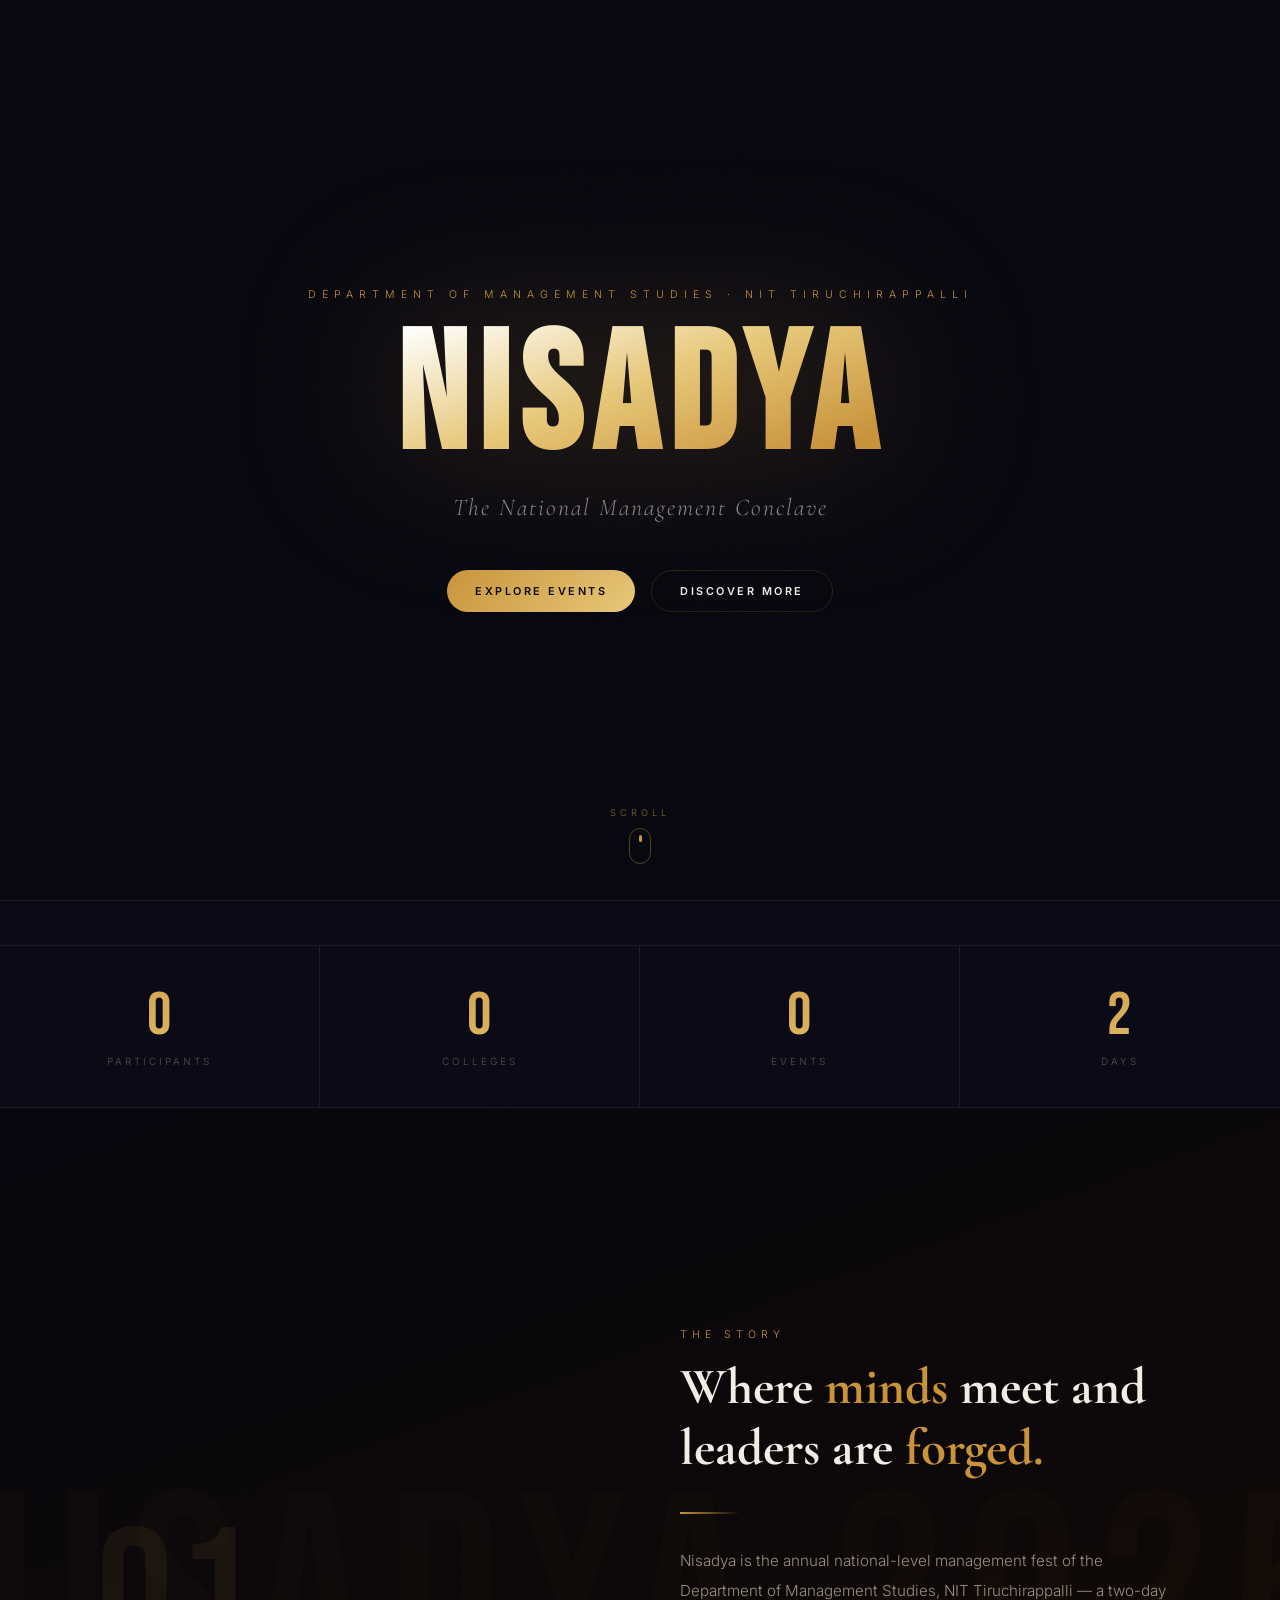
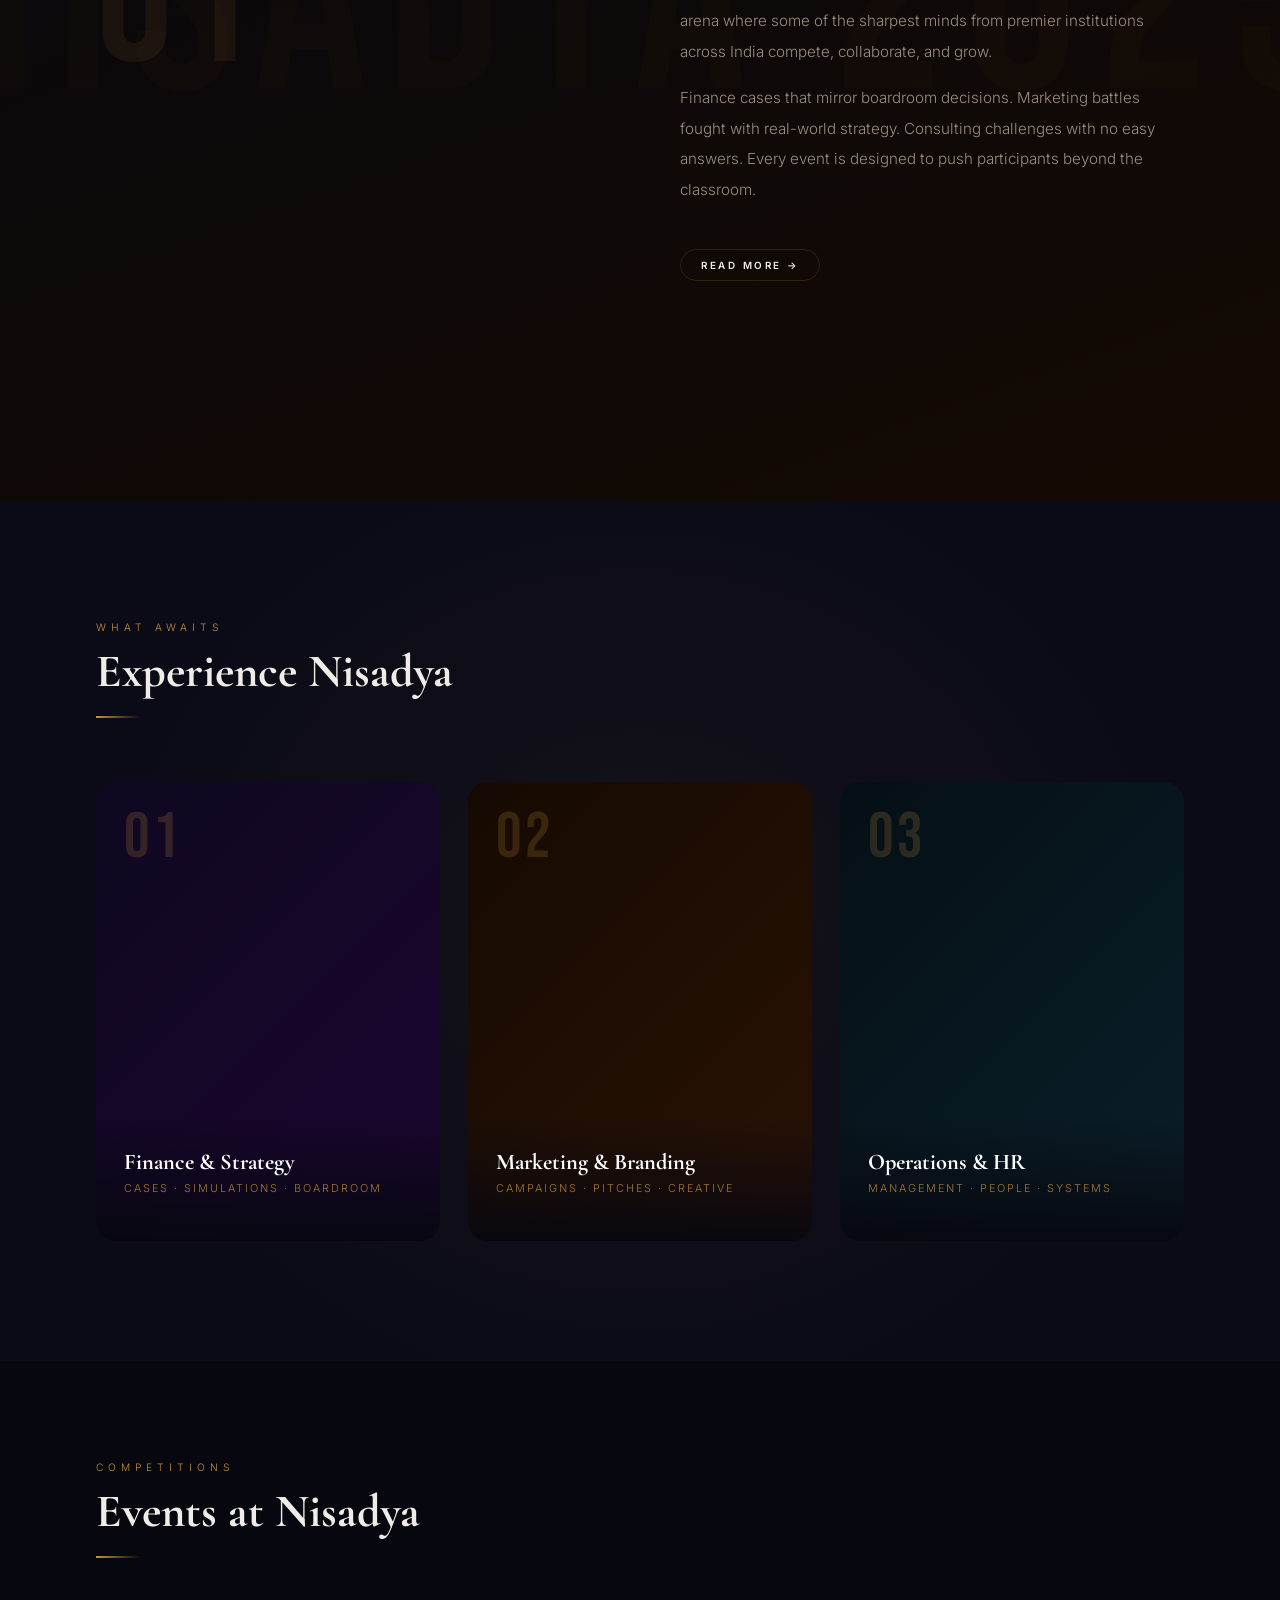
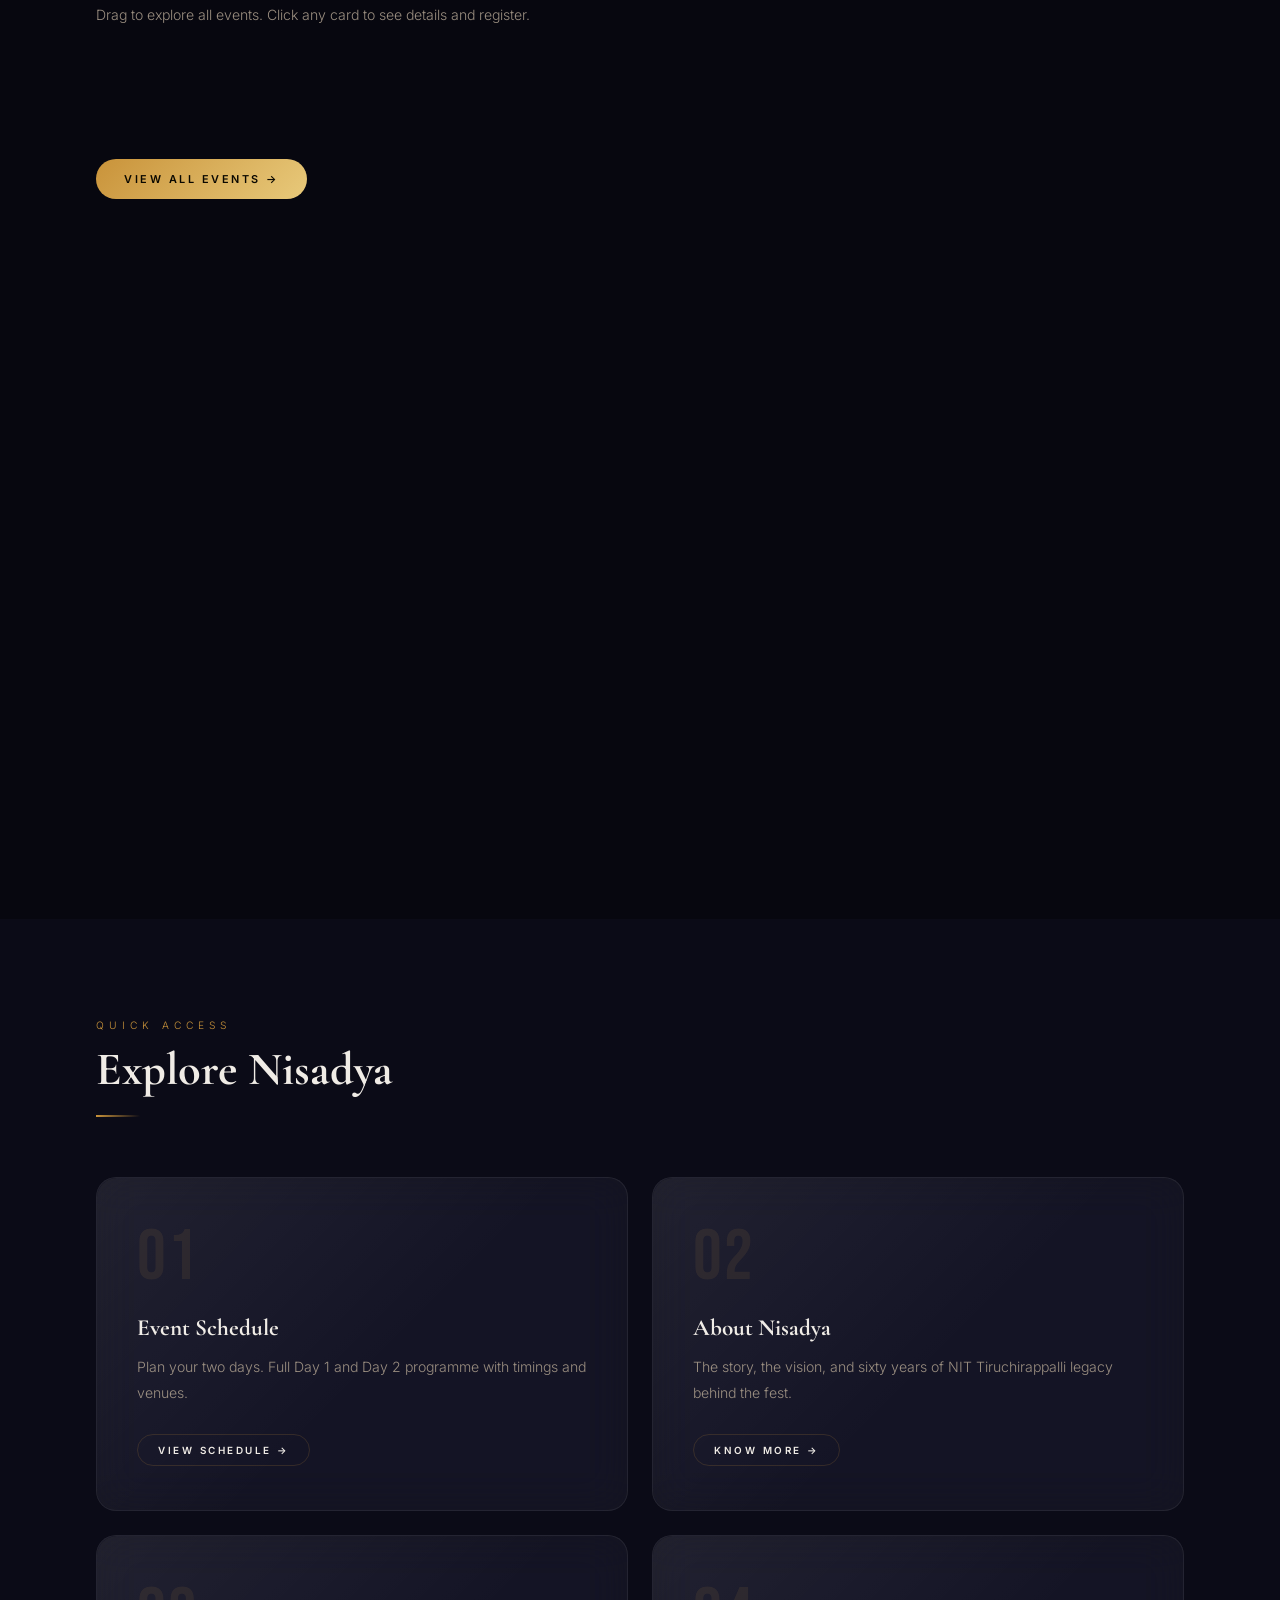
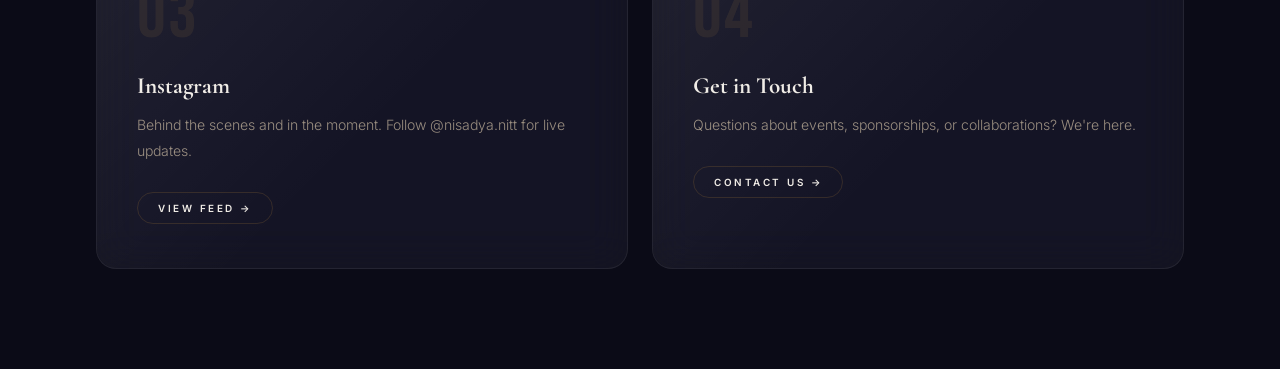
<file: index.html>
<!DOCTYPE html>
<html lang="en" data-theme="dark">
<head>
<meta charset="UTF-8"/><meta name="viewport" content="width=device-width, initial-scale=1.0, maximum-scale=5.0"/>
<title>Nisadya 2025 – National Management Conclave</title>
<link rel="stylesheet" href="css/style.css"/>
<style>
/* ══ HERO ══ */
#hero{position:relative;height:100vh;min-height:640px;overflow:hidden;display:flex;align-items:center;justify-content:center;perspective:1200px;}
#pcanvas{position:absolute;inset:0;z-index:0;}
.hero-ov{position:absolute;inset:0;z-index:1;background:radial-gradient(ellipse 90% 90% at 50% 50%,transparent 15%,rgba(7,7,15,.75) 100%);}
[data-theme="light"] .hero-ov{background:radial-gradient(ellipse 90% 90% at 50% 50%,transparent 15%,rgba(244,239,230,.7) 100%);}
.hero-media{position:absolute;inset:0;z-index:0;}
.hero-slide{position:absolute;inset:0;opacity:0;transition:opacity 1.4s ease;}
.hero-slide.active{opacity:1;}
.hero-slide img,.hero-slide video{width:100%;height:100%;object-fit:cover;}

/* 3D FLOATING HERO TEXT */
.hero-inner{position:relative;z-index:2;text-align:center;padding:0 24px;transform-style:preserve-3d;}
.hero-eyebrow{font-size:.66rem;letter-spacing:6px;text-transform:uppercase;color:var(--gold);margin-bottom:24px;opacity:0;animation:fadeUp .9s .1s var(--ease) forwards;}
.hero-title{font-family:var(--fd);font-size:clamp(5rem,13vw,13rem);letter-spacing:10px;line-height:.9;
  background:linear-gradient(160deg,#fff 10%,var(--gold-lt) 45%,var(--gold) 80%);
  -webkit-background-clip:text;-webkit-text-fill-color:transparent;background-clip:text;
  opacity:0;animation:heroReveal 1.4s .15s var(--ease) forwards;
  filter:drop-shadow(0 0 80px rgba(201,147,58,.3));}
[data-theme="light"] .hero-title{background:linear-gradient(160deg,#1a0f00 10%,var(--gold) 50%,var(--gold-lt) 90%);-webkit-background-clip:text;-webkit-text-fill-color:transparent;background-clip:text;}
.hero-sub{font-family:var(--fs);font-style:italic;font-size:clamp(1rem,2.2vw,1.5rem);color:rgba(240,236,228,.55);margin-top:18px;letter-spacing:2px;opacity:0;animation:fadeUp .9s .35s var(--ease) forwards;}
[data-theme="light"] .hero-sub{color:rgba(40,25,5,.6);}
.hero-actions{display:flex;gap:16px;justify-content:center;margin-top:48px;flex-wrap:wrap;opacity:0;animation:fadeUp .9s .5s var(--ease) forwards;}
.hero-scroll{position:absolute;bottom:36px;left:50%;transform:translateX(-50%);z-index:2;display:flex;flex-direction:column;align-items:center;gap:10px;opacity:0;animation:fadeIn 1s 1.2s forwards;}
.hero-scroll span{font-size:.58rem;letter-spacing:4px;text-transform:uppercase;color:var(--gold);opacity:.7;}
.scroll-mouse{width:22px;height:36px;border:1px solid rgba(201,147,58,.4);border-radius:11px;display:flex;justify-content:center;padding-top:6px;}
.scroll-mouse::before{content:'';width:3px;height:7px;background:var(--gold);border-radius:2px;animation:scrollBall 1.8s ease-in-out infinite;}
@keyframes scrollBall{0%,100%{transform:translateY(0);opacity:1;}100%{transform:translateY(12px);opacity:0;}}
.hero-dots{position:absolute;bottom:36px;right:60px;z-index:3;display:flex;gap:8px;}
.hero-dot{width:6px;height:6px;border-radius:50%;background:rgba(201,147,58,.3);cursor:pointer;transition:background .3s,transform .3s;}
.hero-dot.active{background:var(--gold);transform:scale(1.6);}

/* ══ MARQUEE ══ */
.mq-band{overflow:hidden;padding:22px 0;background:var(--bg2);border-top:1px solid var(--bdr2);border-bottom:1px solid var(--bdr2);}
.mq-track{display:flex;white-space:nowrap;animation:marquee 22s linear infinite;}
.mq-item{font-family:var(--fd);font-size:1.1rem;letter-spacing:5px;color:var(--tx3);padding:0 44px;display:inline-flex;align-items:center;gap:20px;text-transform:uppercase;}
.mq-sep{width:4px;height:4px;border-radius:50%;background:var(--gold);display:inline-block;}

/* ══ STATS ══ */
.stats-band{background:var(--bg2);border-bottom:1px solid var(--bdr2);}
.stats-row{display:grid;grid-template-columns:repeat(4,1fr);}
.stat-item{padding:40px 24px;text-align:center;border-right:1px solid var(--bdr2);position:relative;overflow:hidden;cursor:default;}
.stat-item:last-child{border-right:none;}
.stat-item::before{content:'';position:absolute;inset:0;background:radial-gradient(ellipse at 50% 100%,rgba(201,147,58,.1) 0%,transparent 70%);opacity:0;transition:opacity .5s;}
.stat-item:hover::before{opacity:1;}
.stat-n{font-family:var(--fd);font-size:3.8rem;line-height:1;letter-spacing:2px;background:linear-gradient(135deg,var(--gold),var(--gold-lt));-webkit-background-clip:text;-webkit-text-fill-color:transparent;background-clip:text;}
.stat-l{font-size:.62rem;letter-spacing:3px;text-transform:uppercase;color:var(--tx3);margin-top:8px;}

/* ══ PARALLAX STORY SECTION ══ */
.story-wrap{position:relative;min-height:100vh;overflow:hidden;display:flex;align-items:center;}
.story-bg-fixed{position:absolute;inset:0;z-index:0;
  background:linear-gradient(160deg,var(--bg) 0%,rgba(20,10,2,.95) 100%);}
.story-bg-text{position:absolute;top:50%;left:50%;transform:translate(-50%,-50%);
  font-family:var(--fd);font-size:clamp(10rem,22vw,22rem);letter-spacing:20px;
  color:rgba(201,147,58,.025);white-space:nowrap;pointer-events:none;-webkit-user-select:none;user-select:none;will-change:transform;}
.story-content{position:relative;z-index:2;width:100%;padding:120px 0;}
.story-split{display:grid;grid-template-columns:1fr 1fr;gap:80px;align-items:center;}
.story-left .story-number{font-family:var(--fd);font-size:clamp(8rem,15vw,14rem);line-height:1;
  color:rgba(201,147,58,.08);letter-spacing:4px;-webkit-user-select:none;user-select:none;
  transition:color .5s;}
.story-left:hover .story-number{color:rgba(201,147,58,.15);}
.story-eyebrow{font-size:.66rem;letter-spacing:5px;text-transform:uppercase;color:var(--gold);margin-bottom:16px;display:block;}
.story-heading{font-family:var(--fs);font-size:clamp(2rem,4vw,3.2rem);font-weight:700;line-height:1.2;color:var(--tx);margin-bottom:24px;}
.story-heading em{font-style:normal;color:var(--gold);}
.story-body{font-size:.95rem;line-height:2;color:var(--tx2);}
.story-body p{margin-bottom:16px;}
.story-divider-line{width:60px;height:2px;background:linear-gradient(90deg,var(--gold),transparent);margin:32px 0;}

/* ══ 3D SCENE SECTION ══ */
.scene-section{position:relative;padding:120px 0;overflow:hidden;background:var(--bg2);}
.scene-bg{position:absolute;inset:0;pointer-events:none;
  background:radial-gradient(ellipse 60% 80% at 50% 50%,rgba(201,147,58,.05) 0%,transparent 70%);}
.scene-grid{display:grid;grid-template-columns:repeat(3,1fr);gap:28px;margin-top:64px;}
.scene-card{border-radius:var(--rl);overflow:hidden;position:relative;aspect-ratio:3/4;cursor:pointer;
  transform-style:preserve-3d;transition:transform .6s var(--ease);will-change:transform;}
.scene-card:hover{transform:perspective(800px) rotateY(-8deg) rotateX(4deg) scale(1.04);}
.scene-card-bg{position:absolute;inset:0;background:linear-gradient(135deg,var(--bg3),var(--bg));transition:transform .6s var(--ease);}
.scene-card:hover .scene-card-bg{transform:scale(1.06);}
.scene-card-num{position:absolute;top:24px;left:28px;font-family:var(--fd);font-size:4rem;color:rgba(201,147,58,.2);letter-spacing:3px;line-height:1;}
.scene-card-glow{position:absolute;inset:0;background:radial-gradient(circle at var(--mx,50%) var(--my,50%),rgba(201,147,58,.15) 0%,transparent 60%);opacity:0;transition:opacity .4s;}
.scene-card:hover .scene-card-glow{opacity:1;}
.scene-card-content{position:absolute;bottom:0;left:0;right:0;padding:32px 28px;background:linear-gradient(to top,rgba(7,7,15,.95) 0%,transparent 100%);}
[data-theme="light"] .scene-card-content{background:linear-gradient(to top,rgba(20,10,0,.85) 0%,transparent 100%);}
.scene-card-title{font-family:var(--fs);font-size:1.4rem;font-weight:700;color:#fff;margin-bottom:6px;}
.scene-card-sub{font-size:.68rem;letter-spacing:2px;text-transform:uppercase;color:rgba(201,147,58,.8);}
.scene-card-line{width:0;height:2px;background:linear-gradient(90deg,var(--gold),var(--gold-lt));transition:width .5s var(--ease);margin-top:12px;}
.scene-card:hover .scene-card-line{width:60px;}

/* ══ HORIZONTAL SCROLL EVENTS ══ */
.hscroll-section{padding:100px 0;overflow:hidden;background:var(--bg);}
.hscroll-outer{position:relative;}
.hscroll-track{touch-action:pan-x;display:flex;gap:20px;padding:20px 56px 40px;overflow-x:auto;scrollbar-width:none;cursor:grab;-webkit-overflow-scrolling:touch;}
.hscroll-track::-webkit-scrollbar{display:none;}
.hscroll-track.dragging{cursor:grabbing;user-select:none;}
.hcard{flex:0 0 280px;border-radius:var(--rl);overflow:hidden;position:relative;aspect-ratio:2/3;background:var(--bg3);
  transition:transform .4s var(--ease),box-shadow .4s;flex-shrink:0;}
.hcard:hover{transform:translateY(-12px) scale(1.02);box-shadow:0 30px 60px rgba(0,0,0,.4);}
.hcard-img{width:100%;height:100%;object-fit:cover;transition:transform .7s var(--ease);}
.hcard:hover .hcard-img{transform:scale(1.08);}
.hcard-ph{width:100%;height:100%;display:flex;flex-direction:column;align-items:center;justify-content:center;gap:12px;background:linear-gradient(135deg,var(--bg3),var(--bg2));}
.hcard-ph-init{font-family:var(--fd);font-size:4rem;color:rgba(201,147,58,.25);letter-spacing:4px;}
.hcard-overlay{position:absolute;inset:0;background:linear-gradient(to top,rgba(7,7,15,.92) 0%,rgba(7,7,15,.2) 50%,transparent 100%);display:flex;flex-direction:column;justify-content:flex-end;padding:24px;}
[data-theme="light"] .hcard-overlay{background:linear-gradient(to top,rgba(15,8,0,.85) 0%,transparent 55%);}
.hcard-num{font-family:var(--fd);font-size:3rem;color:rgba(201,147,58,.35);line-height:1;margin-bottom:4px;}
.hcard-name{font-family:var(--fs);font-size:1.2rem;font-weight:700;color:#fff;margin-bottom:4px;line-height:1.3;}
.hcard-date{font-size:.62rem;letter-spacing:2px;text-transform:uppercase;color:rgba(201,147,58,.8);}

/* ══ SCROLL TRIGGERED TEXT REVEAL ══ */
.text-reveal-section{padding:140px 0;background:var(--bg);overflow:hidden;position:relative;}
.text-reveal-line{display:block;overflow:hidden;margin-bottom:8px;}
.text-reveal-inner{font-family:var(--fs);font-size:clamp(2rem,5vw,4.5rem);font-weight:700;
  display:inline-block;transform:translateY(110%);transition:transform 1s var(--ease);}
.text-reveal-inner.on{transform:translateY(0);}
.text-reveal-gold{color:var(--gold);}
.text-reveal-sub{font-size:.9rem;line-height:1.9;color:var(--tx2);max-width:520px;margin-top:32px;opacity:0;transform:translateY(20px);transition:opacity .8s .4s var(--ease),transform .8s .4s var(--ease);}
.text-reveal-sub.on{opacity:1;transform:translateY(0);}
.text-reveal-cta{margin-top:40px;opacity:0;transform:translateY(20px);transition:opacity .8s .6s var(--ease),transform .8s .6s var(--ease);}
.text-reveal-cta.on{opacity:1;transform:translateY(0);}

/* ══ PREVIEW NAV CARDS ══ */
.preview-grid{display:grid;grid-template-columns:repeat(2,1fr);gap:24px;margin-top:60px;}
.pcard{padding:44px 40px;border-radius:var(--rl);cursor:pointer;position:relative;transition:transform .4s var(--ease);overflow:hidden;}
.pcard::after{content:'';position:absolute;bottom:0;left:0;right:0;height:2px;background:linear-gradient(90deg,var(--gold),var(--gold-lt),transparent);transform:scaleX(0);transform-origin:left;transition:transform .5s var(--ease);}
.pcard:hover::after{transform:scaleX(1);}
.pcard:hover{transform:translateY(-6px);}
[data-theme="light"] .pcard{background:rgba(255,255,255,.8);border:1px solid rgba(0,0,0,.08);box-shadow:0 4px 20px rgba(0,0,0,.06);}
.pcard-n{font-family:var(--fd);font-size:4.5rem;line-height:1;letter-spacing:2px;color:rgba(201,147,58,.1);margin-bottom:20px;}
.pcard h3{font-family:var(--fs);font-size:1.45rem;font-weight:700;margin-bottom:12px;color:var(--tx);}
.pcard p{font-size:.88rem;color:var(--tx2);line-height:1.85;margin-bottom:28px;}

@keyframes heroReveal{from{opacity:0;transform:translateY(40px) scaleX(.95);}to{opacity:1;transform:translateY(0) scaleX(1);}}
@keyframes fadeUp{from{opacity:0;transform:translateY(24px);}to{opacity:1;transform:translateY(0);}}
@keyframes fadeIn{from{opacity:0;}to{opacity:1;}}
@media(max-width:900px){.story-split{grid-template-columns:1fr;}.scene-grid{grid-template-columns:1fr 1fr;}}
@media(max-width:768px){.stats-row{grid-template-columns:1fr 1fr;}.preview-grid{grid-template-columns:1fr;}.scene-grid{grid-template-columns:1fr;}.hero-dots{display:none;}.hscroll-track{padding:20px 20px 40px;}}
</style>
</head>
<body>
<div id="nav-root"></div>

<!-- ══ HERO ══ -->
<section id="hero">
  <canvas id="pcanvas"></canvas>
  <div class="hero-media" id="heroMedia"></div>
  <div class="hero-ov" id="heroOv"></div>
  <div class="hero-inner" id="heroInner">
    <p class="hero-eyebrow">Department of Management Studies · NIT Tiruchirappalli</p>
    <h1 class="hero-title" id="heroTitle">NISADYA</h1>
    <p class="hero-sub">The National Management Conclave</p>
    <div class="hero-actions">
      <a href="events.html" class="btn btn-gold mag">Explore Events</a>
      <a href="about.html" class="btn btn-outline mag">Discover More</a>
    </div>
  </div>
  <div class="hero-dots" id="heroDots"></div>
  <div class="hero-scroll">
    <span>Scroll</span>
    <div class="scroll-mouse"></div>
  </div>
</section>

<!-- ══ MARQUEE ══ -->
<div class="mq-band">
  <div class="mq-track" id="mqTrack"></div>
</div>

<!-- ══ STATS ══ -->
<div class="stats-band">
  <div class="stats-row">
    <div class="stat-item rv"><div class="stat-n" data-count="500" data-suffix="+">0</div><div class="stat-l">Participants</div></div>
    <div class="stat-item rv d1"><div class="stat-n" data-count="30" data-suffix="+">0</div><div class="stat-l">Colleges</div></div>
    <div class="stat-item rv d2"><div class="stat-n" data-count="10" data-suffix="+">0</div><div class="stat-l">Events</div></div>
    <div class="stat-item rv d3"><div class="stat-n">2</div><div class="stat-l">Days</div></div>
  </div>
</div>

<!-- ══ PARALLAX STORY ══ -->
<section class="story-wrap">
  <div class="story-bg-fixed"></div>
  <div class="story-bg-text" id="storyBgText">NISADYA 2025</div>
  <div class="story-content">
    <div class="container">
      <div class="story-split">
        <div class="story-left rvl">
          <div class="story-number">01</div>
        </div>
        <div class="rvr">
          <span class="story-eyebrow">The Story</span>
          <h2 class="story-heading">Where <em>minds</em> meet and leaders are <em>forged.</em></h2>
          <div class="story-divider-line"></div>
          <div class="story-body">
            <p>Nisadya is the annual national-level management fest of the Department of Management Studies, NIT Tiruchirappalli — a two-day arena where some of the sharpest minds from premier institutions across India compete, collaborate, and grow.</p>
            <p>Finance cases that mirror boardroom decisions. Marketing battles fought with real-world strategy. Consulting challenges with no easy answers. Every event is designed to push participants beyond the classroom.</p>
          </div>
          <a href="about.html" class="btn btn-outline btn-sm" style="margin-top:28px;">Read More →</a>
        </div>
      </div>
    </div>
  </div>
</section>

<!-- ══ 3D SCENE CARDS ══ -->
<section class="scene-section">
  <div class="scene-bg"></div>
  <div class="container">
    <span class="eyebrow rv">What Awaits</span>
    <h2 class="sec-title rv">Experience Nisadya</h2>
    <div class="sec-line rv"></div>
    <div class="scene-grid" id="sceneGrid">
      <div class="scene-card rv tilt" data-href="events.html">
        <div class="scene-card-bg" style="background:linear-gradient(135deg,#0f0820,#1a0530);"></div>
        <div class="scene-card-glow"></div>
        <div class="scene-card-num">01</div>
        <div class="scene-card-content">
          <div class="scene-card-title">Finance &amp; Strategy</div>
          <div class="scene-card-sub">Cases · Simulations · Boardroom</div>
          <div class="scene-card-line"></div>
        </div>
      </div>
      <div class="scene-card rv d1 tilt" data-href="events.html">
        <div class="scene-card-bg" style="background:linear-gradient(135deg,#150a02,#2a1205);"></div>
        <div class="scene-card-glow"></div>
        <div class="scene-card-num">02</div>
        <div class="scene-card-content">
          <div class="scene-card-title">Marketing &amp; Branding</div>
          <div class="scene-card-sub">Campaigns · Pitches · Creative</div>
          <div class="scene-card-line"></div>
        </div>
      </div>
      <div class="scene-card rv d2 tilt" data-href="events.html">
        <div class="scene-card-bg" style="background:linear-gradient(135deg,#050f15,#0a1f2a);"></div>
        <div class="scene-card-glow"></div>
        <div class="scene-card-num">03</div>
        <div class="scene-card-content">
          <div class="scene-card-title">Operations &amp; HR</div>
          <div class="scene-card-sub">Management · People · Systems</div>
          <div class="scene-card-line"></div>
        </div>
      </div>
    </div>
  </div>
</section>

<!-- ══ EVENTS HORIZONTAL SCROLL ══ -->
<section class="hscroll-section">
  <div class="container" style="margin-bottom:40px;">
    <span class="eyebrow rv">Competitions</span>
    <h2 class="sec-title rv">Events at Nisadya</h2>
    <div class="sec-line rv"></div>
    <p class="rv" style="font-size:.88rem;color:var(--tx2);max-width:480px;">Drag to explore all events. Click any card to see details and register.</p>
  </div>
  <div class="hscroll-track" id="hscrollTrack"></div>
  <div class="container" style="margin-top:36px;">
    <a href="events.html" class="btn btn-gold rv">View All Events →</a>
  </div>
</section>

<!-- ══ TEXT REVEAL SECTION ══ -->
<section class="text-reveal-section" id="textRevealSec">
  <div class="container">
    <div class="text-reveal-grid" style="display:grid;grid-template-columns:1fr 1fr;gap:80px;align-items:center;">
      <div>
        <div class="text-reveal-line"><span class="text-reveal-inner">This is not</span></div>
        <div class="text-reveal-line"><span class="text-reveal-inner">just another</span></div>
        <div class="text-reveal-line"><span class="text-reveal-inner text-reveal-gold">management</span></div>
        <div class="text-reveal-line"><span class="text-reveal-inner">fest.</span></div>
      </div>
      <div>
        <p class="text-reveal-sub">Nisadya is a reckoning. Two days where everything you've learned gets stress-tested. Where the gap between theory and practice closes. Where you find out exactly what you're made of.</p>
        <div class="text-reveal-cta">
          <a href="events.html" class="btn btn-gold mag">Enter the Arena →</a>
        </div>
      </div>
    </div>
  </div>
</section>

<!-- ══ QUICK NAV ══ -->
<section style="padding:100px 0;background:var(--bg2);">
  <div class="container">
    <span class="eyebrow rv">Quick Access</span>
    <h2 class="sec-title rv">Explore Nisadya</h2>
    <div class="sec-line rv"></div>
    <div class="preview-grid">
      <a href="schedule.html" class="pcard glass tilt rv"><div class="tilt-shine"></div><div class="pcard-n">01</div><h3>Event Schedule</h3><p>Plan your two days. Full Day 1 and Day 2 programme with timings and venues.</p><span class="btn btn-outline btn-sm">View Schedule →</span></a>
      <a href="about.html" class="pcard glass tilt rv d1"><div class="tilt-shine"></div><div class="pcard-n">02</div><h3>About Nisadya</h3><p>The story, the vision, and sixty years of NIT Tiruchirappalli legacy behind the fest.</p><span class="btn btn-outline btn-sm">Know More →</span></a>
      <a href="instagram.html" class="pcard glass tilt rv d2"><div class="tilt-shine"></div><div class="pcard-n">03</div><h3>Instagram</h3><p>Behind the scenes and in the moment. Follow @nisadya.nitt for live updates.</p><span class="btn btn-outline btn-sm">View Feed →</span></a>
      <a href="contact.html" class="pcard glass tilt rv d3"><div class="tilt-shine"></div><div class="pcard-n">04</div><h3>Get in Touch</h3><p>Questions about events, sponsorships, or collaborations? We're here.</p><span class="btn btn-outline btn-sm">Contact Us →</span></a>
    </div>
  </div>
</section>

<div id="foot-root"></div>
<script src="js/config.js"></script>
<script>
/* ══ PARTICLES ══ */
function initParticles(){
  const c=document.getElementById('pcanvas'),ctx=c.getContext('2d');
  let W,H,pts=[];
  function resize(){W=c.width=c.offsetWidth;H=c.height=c.offsetHeight;}
  window.addEventListener('resize',()=>{resize();build();});resize();
  function build(){pts=Array.from({length:110},()=>({x:Math.random()*W,y:Math.random()*H,vx:(Math.random()-.5)*.32,vy:(Math.random()-.5)*.32,r:Math.random()*1.5+.3,o:Math.random()*.55+.15,gold:Math.random()>.4}));}
  build();
  let mx=W/2,my=H/2;
  document.addEventListener('mousemove',e=>{mx=e.clientX;my=e.clientY;});
  function draw(){
    ctx.clearRect(0,0,W,H);
    pts.forEach(p=>{
      p.x+=p.vx;p.y+=p.vy;
      if(p.x<0||p.x>W)p.vx*=-1;if(p.y<0||p.y>H)p.vy*=-1;
      const dx=p.x-mx,dy=p.y-my,d=Math.sqrt(dx*dx+dy*dy);
      if(d<130){p.vx+=dx/d*.014;p.vy+=dy/d*.014;}
      const spd=Math.sqrt(p.vx*p.vx+p.vy*p.vy);
      if(spd>.75){p.vx=p.vx/spd*.75;p.vy=p.vy/spd*.75;}
      ctx.beginPath();ctx.arc(p.x,p.y,p.r,0,Math.PI*2);
      ctx.fillStyle=p.gold?`rgba(201,147,58,${p.o})`:`rgba(255,255,255,${p.o*.3})`;ctx.fill();
    });
    for(let i=0;i<pts.length;i++)for(let j=i+1;j<pts.length;j++){
      const dx=pts[i].x-pts[j].x,dy=pts[i].y-pts[j].y,d=Math.sqrt(dx*dx+dy*dy);
      if(d<110){ctx.beginPath();ctx.moveTo(pts[i].x,pts[i].y);ctx.lineTo(pts[j].x,pts[j].y);ctx.strokeStyle=`rgba(201,147,58,${.15*(1-d/110)})`;ctx.lineWidth=.55;ctx.stroke();}
    }
    requestAnimationFrame(draw);
  }draw();
}

/* ══ HERO 3D MOUSE TILT ══ */
function initHeroTilt(){
  const hero=document.getElementById('hero'),inner=document.getElementById('heroInner');
  hero.addEventListener('mousemove',e=>{
    const r=hero.getBoundingClientRect();
    const x=(e.clientX-r.left)/r.width-.5;
    const y=(e.clientY-r.top)/r.height-.5;
    inner.style.transform=`perspective(1200px) rotateY(${x*8}deg) rotateX(${-y*6}deg) translateZ(20px)`;
    inner.style.transition='transform .1s';
  });
  hero.addEventListener('mouseleave',()=>{
    inner.style.transform='perspective(1200px) rotateY(0) rotateX(0) translateZ(0)';
    inner.style.transition='transform .8s var(--ease)';
  });
}

/* ══ HERO CAROUSEL ══ */
function initHero(){
  const media=document.getElementById('heroMedia'),dots=document.getElementById('heroDots');
  let slides=[],cur=0;
  (CONFIG.hero.images||[]).forEach(id=>{if(!id)return;const d=document.createElement('div');d.className='hero-slide';d.innerHTML=`<img src="${driveImg(id)}" alt="Nisadya"/>`;slides.push(d);media.appendChild(d);});
  (CONFIG.hero.videos||[]).forEach(id=>{if(!id)return;const d=document.createElement('div');d.className='hero-slide';d.innerHTML=`<video autoplay muted loop playsinline src="${driveVid(id)}"></video>`;slides.push(d);media.appendChild(d);});
  if(!slides.length)return;
  slides[0].classList.add('active');
  slides.forEach((_,i)=>{const dot=document.createElement('div');dot.className='hero-dot'+(i===0?' active':'');dot.onclick=()=>goTo(i);dots.appendChild(dot);});
  if(slides.length>1)setInterval(()=>goTo((cur+1)%slides.length),5500);
  function goTo(i){slides[cur].classList.remove('active');document.querySelectorAll('.hero-dot')[cur]?.classList.remove('active');cur=i;slides[i].classList.add('active');document.querySelectorAll('.hero-dot')[i]?.classList.add('active');}
}

/* ══ PARALLAX ON SCROLL ══ */
function initScrollEffects(){
  const bgText=document.getElementById('storyBgText');
  const heroOv=document.getElementById('heroOv');
  const textReveal=document.getElementById('textRevealSec');

  // Intersection for text reveal
  const trObs=new IntersectionObserver(entries=>{
    entries.forEach(e=>{
      if(e.isIntersecting){
        e.currentTarget.querySelectorAll('.text-reveal-inner').forEach((el,i)=>{
          setTimeout(()=>el.classList.add('on'),i*120);
        });
        e.currentTarget.querySelector('.text-reveal-sub')?.classList.add('on');
        e.currentTarget.querySelector('.text-reveal-cta')?.classList.add('on');
        trObs.unobserve(e.target);
      }
    });
  },{threshold:.3});
  if(textReveal)trObs.observe(textReveal);

  window.addEventListener('scroll',()=>{
    const sy=window.scrollY;
    // Background text moves at different speed (parallax)
    if(bgText)bgText.style.transform=`translate(-50%,-50%) translateX(${sy*.08}px)`;
    // Hero parallax — title rises as you scroll
    const heroTitle=document.getElementById('heroTitle');
    if(heroTitle&&sy<window.innerHeight)heroTitle.style.transform=`translateY(${sy*.25}px)`;
    if(heroOv&&sy<window.innerHeight)heroOv.style.opacity=Math.min(sy/600,.85)+.15;
  });
}

/* ══ COUNTER ANIM ══ */
function initCounters(){
  const obs=new IntersectionObserver(entries=>{
    entries.forEach(e=>{
      if(e.isIntersecting&&!e.target.dataset.done){
        e.target.dataset.done='1';
        const t=parseInt(e.target.dataset.count)||0,s=e.target.dataset.suffix||'';
        let st=null;
        const step=ts=>{if(!st)st=ts;const p=Math.min((ts-st)/1600,1);e.target.textContent=Math.floor(p*t)+(p===1?s:'');if(p<1)requestAnimationFrame(step);};
        requestAnimationFrame(step);
      }
    });
  },{threshold:.6});
  document.querySelectorAll('[data-count]').forEach(el=>obs.observe(el));
}

/* ══ SCENE CARDS 3D ══ */
function initSceneCards(){
  document.querySelectorAll('.scene-card').forEach(card=>{
    card.addEventListener('mousemove',e=>{
      const r=card.getBoundingClientRect();
      const x=(e.clientX-r.left)/r.width-.5,y=(e.clientY-r.top)/r.height-.5;
      card.style.transform=`perspective(800px) rotateY(${x*18}deg) rotateX(${-y*14}deg) scale(1.04)`;
      const glow=card.querySelector('.scene-card-glow');
      if(glow){glow.style.setProperty('--mx',`${(x+.5)*100}%`);glow.style.setProperty('--my',`${(y+.5)*100}%`);}
    });
    card.addEventListener('mouseleave',()=>{card.style.transform='perspective(800px) rotateY(0) rotateX(0) scale(1)';});
    card.addEventListener('click',()=>{if(card.dataset.href)location.href=card.dataset.href;});
  });
}

/* ══ MARQUEE ══ */
function buildMarquee(){
  const items=['Finance','Strategy','Marketing','Operations','Human Resources','Consulting','Innovation','Leadership','Analytics'];
  const t=document.getElementById('mqTrack');
  const h=items.map(i=>`<span class="mq-item">${i}<span class="mq-sep"></span></span>`).join('');
  t.innerHTML=h+h;
}

/* ══ HORIZONTAL EVENTS ══ */
async function buildHscroll(){
  const track=document.getElementById('hscrollTrack');
  try{
    const res=await fetch(sheetUrl(CONFIG.sheets.eventsSheetId,CONFIG.sheetTabs.events));
    if(!res.ok)throw new Error();
    const evs=parseCSV(await res.text()).map(mapEvent);
    window._events=evs;
    addSearchItems(evs.map((ev,i)=>({tag:'Event',title:ev.name,snippet:`${ev.date||''} · ${ev.details.slice(0,80)}`,url:`event-detail.html?event=${i}`})));
    track.innerHTML=evs.map((ev,i)=>`
      <a href="event-detail.html?event=${i}" class="hcard">
        ${ev.thumb?`<img class="hcard-img" src="${driveImg(ev.thumb)}" alt="${ev.name}" loading="lazy"/>`:`<div class="hcard-ph"><div class="hcard-ph-init">${ev.name.substring(0,2).toUpperCase()}</div></div>`}
        <div class="hcard-overlay">
          <div class="hcard-num">${String(i+1).padStart(2,'0')}</div>
          <div class="hcard-name">${ev.name}</div>
          <div class="hcard-date">${ev.date||'Date TBA'}</div>
        </div>
      </a>`).join('');
    // Drag scroll
    let isDown=false,startX,scrollLeft;
    track.addEventListener('mousedown',e=>{isDown=true;track.classList.add('dragging');startX=e.pageX-track.offsetLeft;scrollLeft=track.scrollLeft;});
    ['mouseleave','mouseup'].forEach(ev=>track.addEventListener(ev,()=>{isDown=false;track.classList.remove('dragging');}));
    track.addEventListener('mousemove',e=>{if(!isDown)return;e.preventDefault();track.scrollLeft=scrollLeft-(e.pageX-track.offsetLeft-startX)*1.5;});
  }catch(e){
    track.innerHTML='<div style="padding:40px 56px;color:var(--tx3);font-size:.82rem;letter-spacing:2px;white-space:nowrap;">Add Sheet ID in config.js to see events here.</div>';
  }
}

boot('index',()=>{
  initParticles();initHero();initHeroTilt();buildMarquee();buildHscroll();
  initScrollEffects();initCounters();initSceneCards();
});
</script>
  <script>
  /* REVEAL FAILSAFE: guarantees content visible even if observer misses */
  window.addEventListener('load', function(){
    setTimeout(function(){
      document.querySelectorAll('.rv,.rvl,.rvr').forEach(function(el){
        el.classList.add('on');
      });
    }, 1000);
  });
  </script>
</body>
</html>
</file>
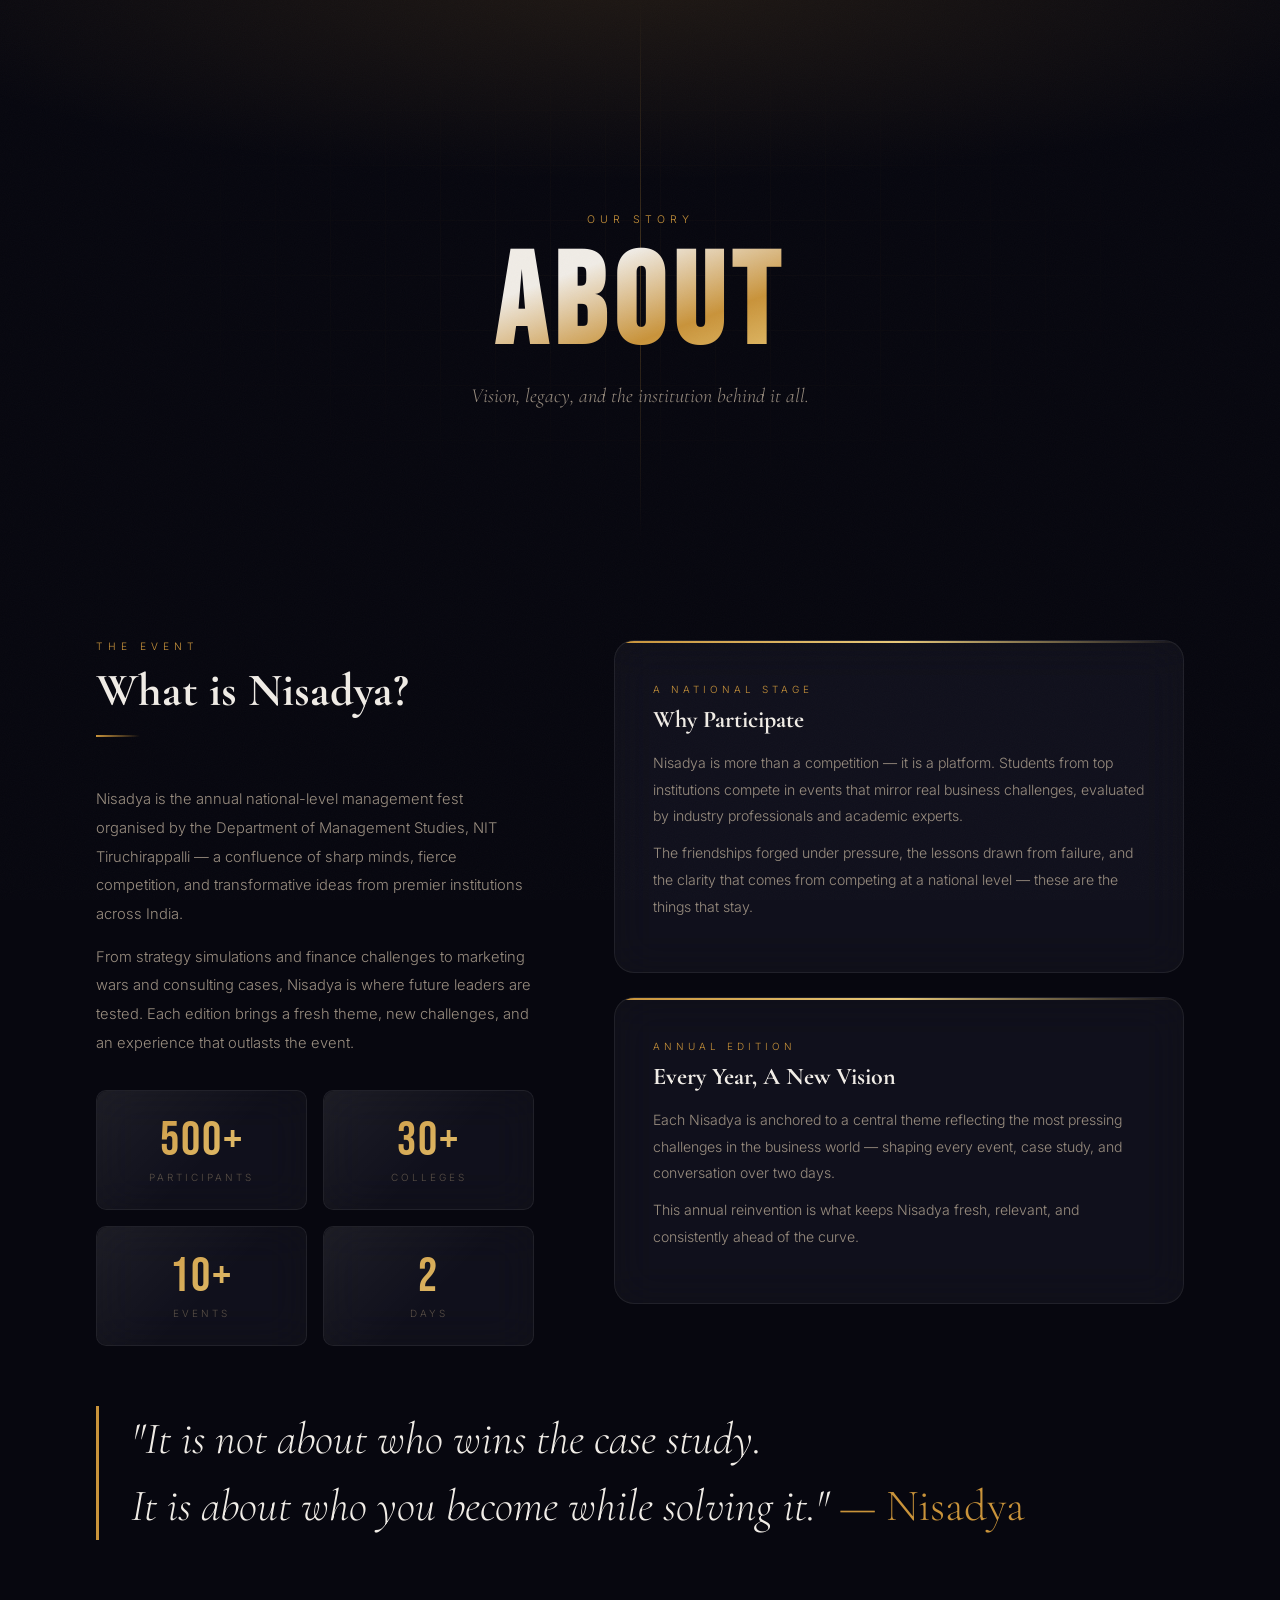
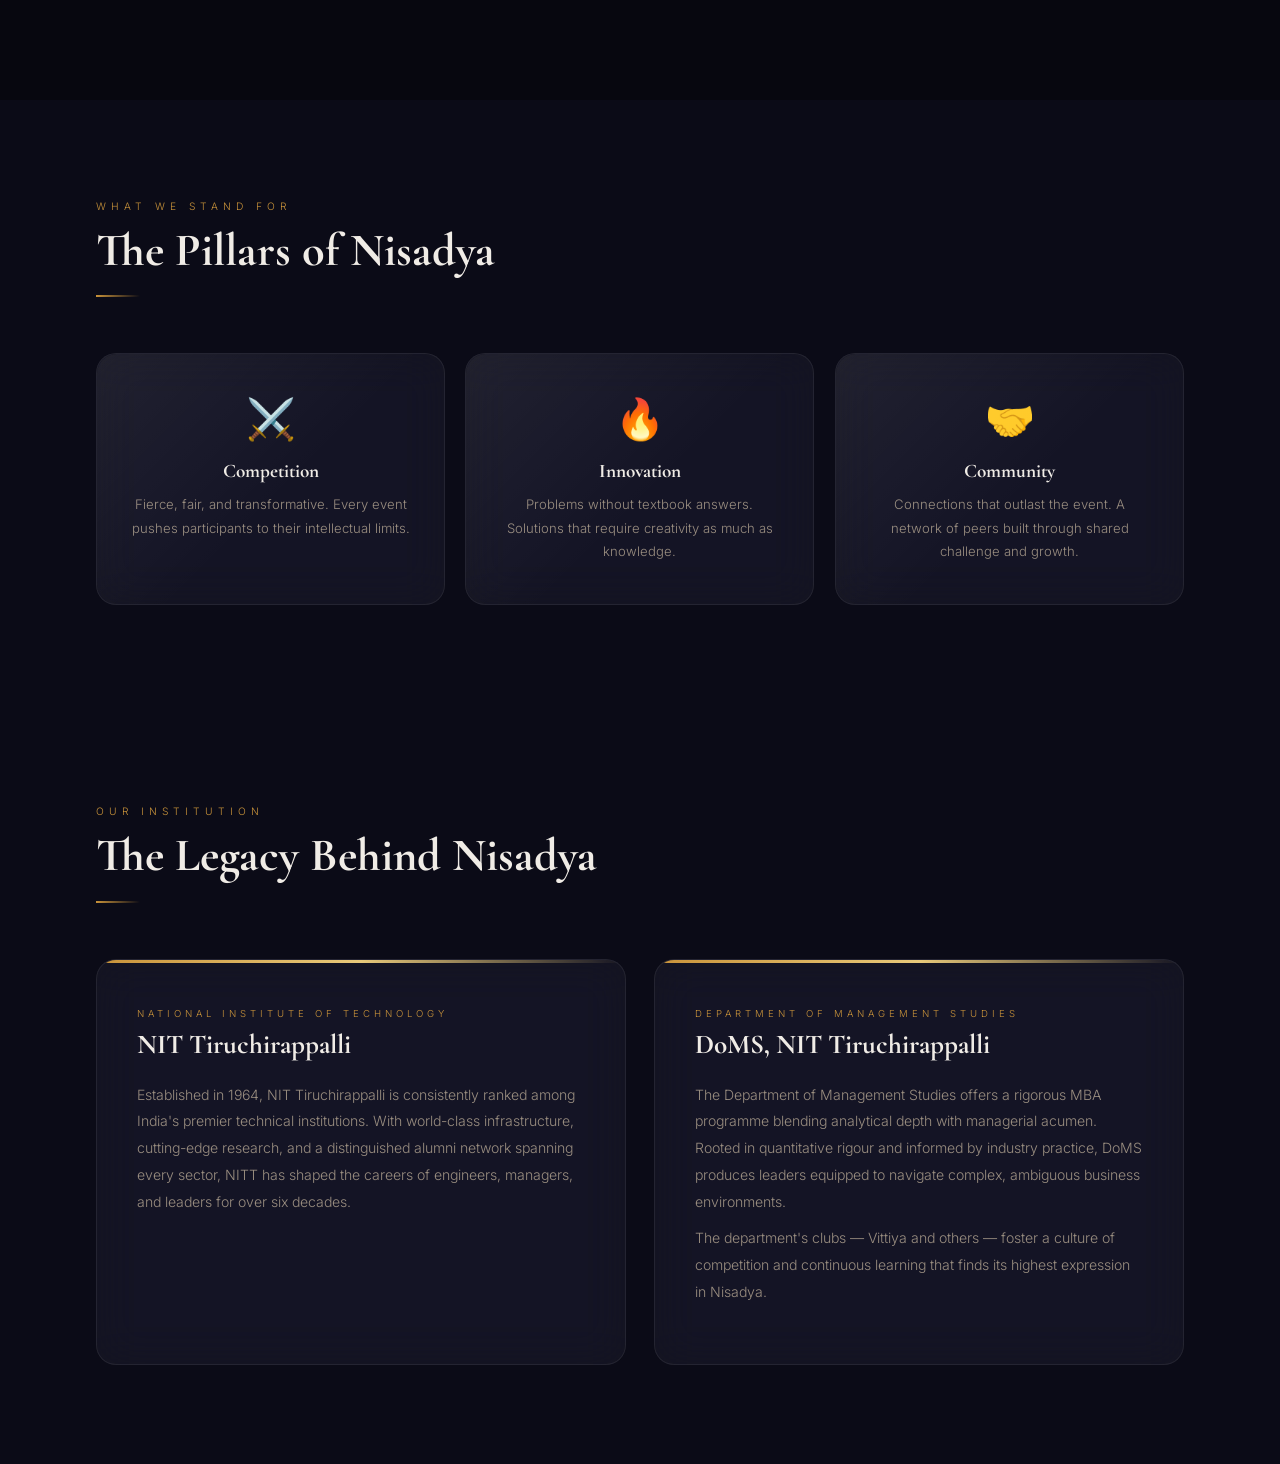
<file: about.html>
<!DOCTYPE html>
<html lang="en" data-theme="dark">
<head>
<meta charset="UTF-8"/><meta name="viewport" content="width=device-width, initial-scale=1.0, maximum-scale=5.0"/>
<title>About – Nisadya</title>
<link rel="stylesheet" href="css/style.css"/>
<style>
/* ── ABOUT SPECIFIC ── */
.about-hero-line{position:absolute;inset:0;overflow:hidden;pointer-events:none;}
.about-hero-line::before{content:'';position:absolute;top:0;left:50%;width:1px;height:100%;background:linear-gradient(to bottom,transparent,var(--gold),transparent);opacity:.3;}
.story-pull{font-family:var(--fs);font-style:italic;font-size:clamp(1.6rem,3.5vw,2.8rem);font-weight:300;line-height:1.5;color:var(--tx);border-left:3px solid var(--gold);padding-left:32px;margin:60px 0;}
.story-pull em{color:var(--gold);font-style:normal;}
/* Timeline */
.timeline{position:relative;padding:60px 0;}
.timeline::before{content:'';position:absolute;left:50%;top:0;bottom:0;width:1px;background:linear-gradient(to bottom,transparent,var(--bdr),transparent);}
.tl-row{display:grid;grid-template-columns:1fr 60px 1fr;gap:0;margin-bottom:60px;align-items:center;}
.tl-row:nth-child(even) .tl-content-left{order:3;}
.tl-row:nth-child(even) .tl-center{order:2;}
.tl-row:nth-child(even) .tl-content-right{order:1;text-align:right;}
.tl-content-left,.tl-content-right{padding:0 40px;}
.tl-center{display:flex;justify-content:center;}
.tl-node{width:18px;height:18px;border-radius:50%;background:var(--gold);box-shadow:0 0 0 4px var(--bg),0 0 0 6px var(--gold),0 0 20px var(--glow);flex-shrink:0;}
.tl-year{font-family:var(--fd);font-size:2rem;letter-spacing:3px;color:var(--gold);margin-bottom:6px;}
.tl-desc{font-size:.88rem;line-height:1.8;color:var(--tx2);}
/* Values */
.values-grid{display:grid;grid-template-columns:repeat(3,1fr);gap:20px;margin-top:56px;}
.value-card{padding:40px 32px;border-radius:var(--rl);text-align:center;transition:transform .4s var(--ease);}
.value-card:hover{transform:translateY(-8px);}
[data-theme="light"] .value-card{background:rgba(255,255,255,.8);border:1px solid rgba(0,0,0,.08);}
.value-icon{font-size:2.5rem;margin-bottom:16px;}
.value-title{font-family:var(--fs);font-size:1.2rem;font-weight:700;margin-bottom:10px;color:var(--tx);}
.value-desc{font-size:.82rem;line-height:1.8;color:var(--tx2);}
@media(max-width:768px){
  .timeline::before{left:20px;}
  .tl-row{grid-template-columns:40px 1fr;gap:16px;}
  .tl-row:nth-child(even) .tl-content-left{order:0;}
  .tl-row:nth-child(even) .tl-content-right{order:0;text-align:left;}
  .tl-content-left,.tl-content-right{padding:0;}
  .values-grid{grid-template-columns:1fr;}
  .about-grid{grid-template-columns:1fr;}
  .about-sticky{position:static;}
  .inst-grid{grid-template-columns:1fr;}
}
</style>
</head>
<body>
<div id="nav-root"></div>

<div class="ph" style="min-height:60vh;">
  <div class="ph-glow"></div>
  <div class="ph-grid"></div>
  <div class="about-hero-line"></div>
  <p class="ph-label">Our Story</p>
  <h1 class="ph-title">ABOUT</h1>
  <p class="ph-sub">Vision, legacy, and the institution behind it all.</p>
</div>

<!-- WHAT IS NISADYA -->
<section class="about-body">
  <div class="container">
    <div class="about-grid">
      <div class="about-sticky rvl">
        <span class="eyebrow">The Event</span>
        <h2 class="sec-title">What is Nisadya?</h2>
        <div class="sec-line"></div>
        <p>Nisadya is the annual national-level management fest organised by the Department of Management Studies, NIT Tiruchirappalli — a confluence of sharp minds, fierce competition, and transformative ideas from premier institutions across India.</p>
        <p>From strategy simulations and finance challenges to marketing wars and consulting cases, Nisadya is where future leaders are tested. Each edition brings a fresh theme, new challenges, and an experience that outlasts the event.</p>
        <div class="highlights">
          <div class="hl-card glass rv"><div class="hl-n">500+</div><div class="hl-l">Participants</div></div>
          <div class="hl-card glass rv d1"><div class="hl-n">30+</div><div class="hl-l">Colleges</div></div>
          <div class="hl-card glass rv d2"><div class="hl-n">10+</div><div class="hl-l">Events</div></div>
          <div class="hl-card glass rv d3"><div class="hl-n">2</div><div class="hl-l">Days</div></div>
        </div>
      </div>
      <div class="about-cards">
        <div class="acard glass tilt rvr">
          <div class="tilt-shine"></div>
          <div class="acard-label">A National Stage</div>
          <h3>Why Participate</h3>
          <p>Nisadya is more than a competition — it is a platform. Students from top institutions compete in events that mirror real business challenges, evaluated by industry professionals and academic experts.</p>
          <p>The friendships forged under pressure, the lessons drawn from failure, and the clarity that comes from competing at a national level — these are the things that stay.</p>
        </div>
        <div class="acard glass tilt rvr d2">
          <div class="tilt-shine"></div>
          <div class="acard-label">Annual Edition</div>
          <h3>Every Year, A New Vision</h3>
          <p>Each Nisadya is anchored to a central theme reflecting the most pressing challenges in the business world — shaping every event, case study, and conversation over two days.</p>
          <p>This annual reinvention is what keeps Nisadya fresh, relevant, and consistently ahead of the curve.</p>
        </div>
      </div>
    </div>

    <!-- Pull quote -->
    <blockquote class="story-pull rv">
      "It is not about who wins the case study.<br>It is about who you become while solving it." <em>— Nisadya</em>
    </blockquote>
  </div>
</section>

<!-- VALUES -->
<section style="background:var(--bg2);padding:100px 0;">
  <div class="container">
    <span class="eyebrow rv">What We Stand For</span>
    <h2 class="sec-title rv">The Pillars of Nisadya</h2>
    <div class="sec-line rv"></div>
    <div class="values-grid">
      <div class="value-card glass tilt rv"><div class="tilt-shine"></div><div class="value-icon">⚔️</div><div class="value-title">Competition</div><div class="value-desc">Fierce, fair, and transformative. Every event pushes participants to their intellectual limits.</div></div>
      <div class="value-card glass tilt rv d1"><div class="tilt-shine"></div><div class="value-icon">🔥</div><div class="value-title">Innovation</div><div class="value-desc">Problems without textbook answers. Solutions that require creativity as much as knowledge.</div></div>
      <div class="value-card glass tilt rv d2"><div class="tilt-shine"></div><div class="value-icon">🤝</div><div class="value-title">Community</div><div class="value-desc">Connections that outlast the event. A network of peers built through shared challenge and growth.</div></div>
    </div>
  </div>
</section>

<!-- INSTITUTE -->
<section class="inst-section">
  <div class="container">
    <span class="eyebrow rv">Our Institution</span>
    <h2 class="sec-title rv">The Legacy Behind Nisadya</h2>
    <div class="sec-line rv"></div>
    <div class="inst-grid">
      <div class="inst-card glass tilt rv">
        <div class="tilt-shine"></div>
        <div class="inst-tag">National Institute of Technology</div>
        <h3>NIT Tiruchirappalli</h3>
        <p>Established in 1964, NIT Tiruchirappalli is consistently ranked among India's premier technical institutions. With world-class infrastructure, cutting-edge research, and a distinguished alumni network spanning every sector, NITT has shaped the careers of engineers, managers, and leaders for over six decades.</p>
      </div>
      <div class="inst-card glass tilt rv d2">
        <div class="tilt-shine"></div>
        <div class="inst-tag">Department of Management Studies</div>
        <h3>DoMS, NIT Tiruchirappalli</h3>
        <p>The Department of Management Studies offers a rigorous MBA programme blending analytical depth with managerial acumen. Rooted in quantitative rigour and informed by industry practice, DoMS produces leaders equipped to navigate complex, ambiguous business environments.</p>
        <p>The department's clubs — Vittiya and others — foster a culture of competition and continuous learning that finds its highest expression in Nisadya.</p>
      </div>
    </div>
  </div>
</section>

<div id="foot-root"></div>
<script src="js/config.js"></script>
<script>boot('about');</script>
  <script>
  /* ── REVEAL FAILSAFE: show all hidden elements after 1s ── */
  window.addEventListener('load', function(){
    setTimeout(function(){
      document.querySelectorAll('.rv,.rvl,.rvr').forEach(function(el){
        el.classList.add('on');
      });
    }, 1000);
  });
  </script>
</body>
</html>
</file>
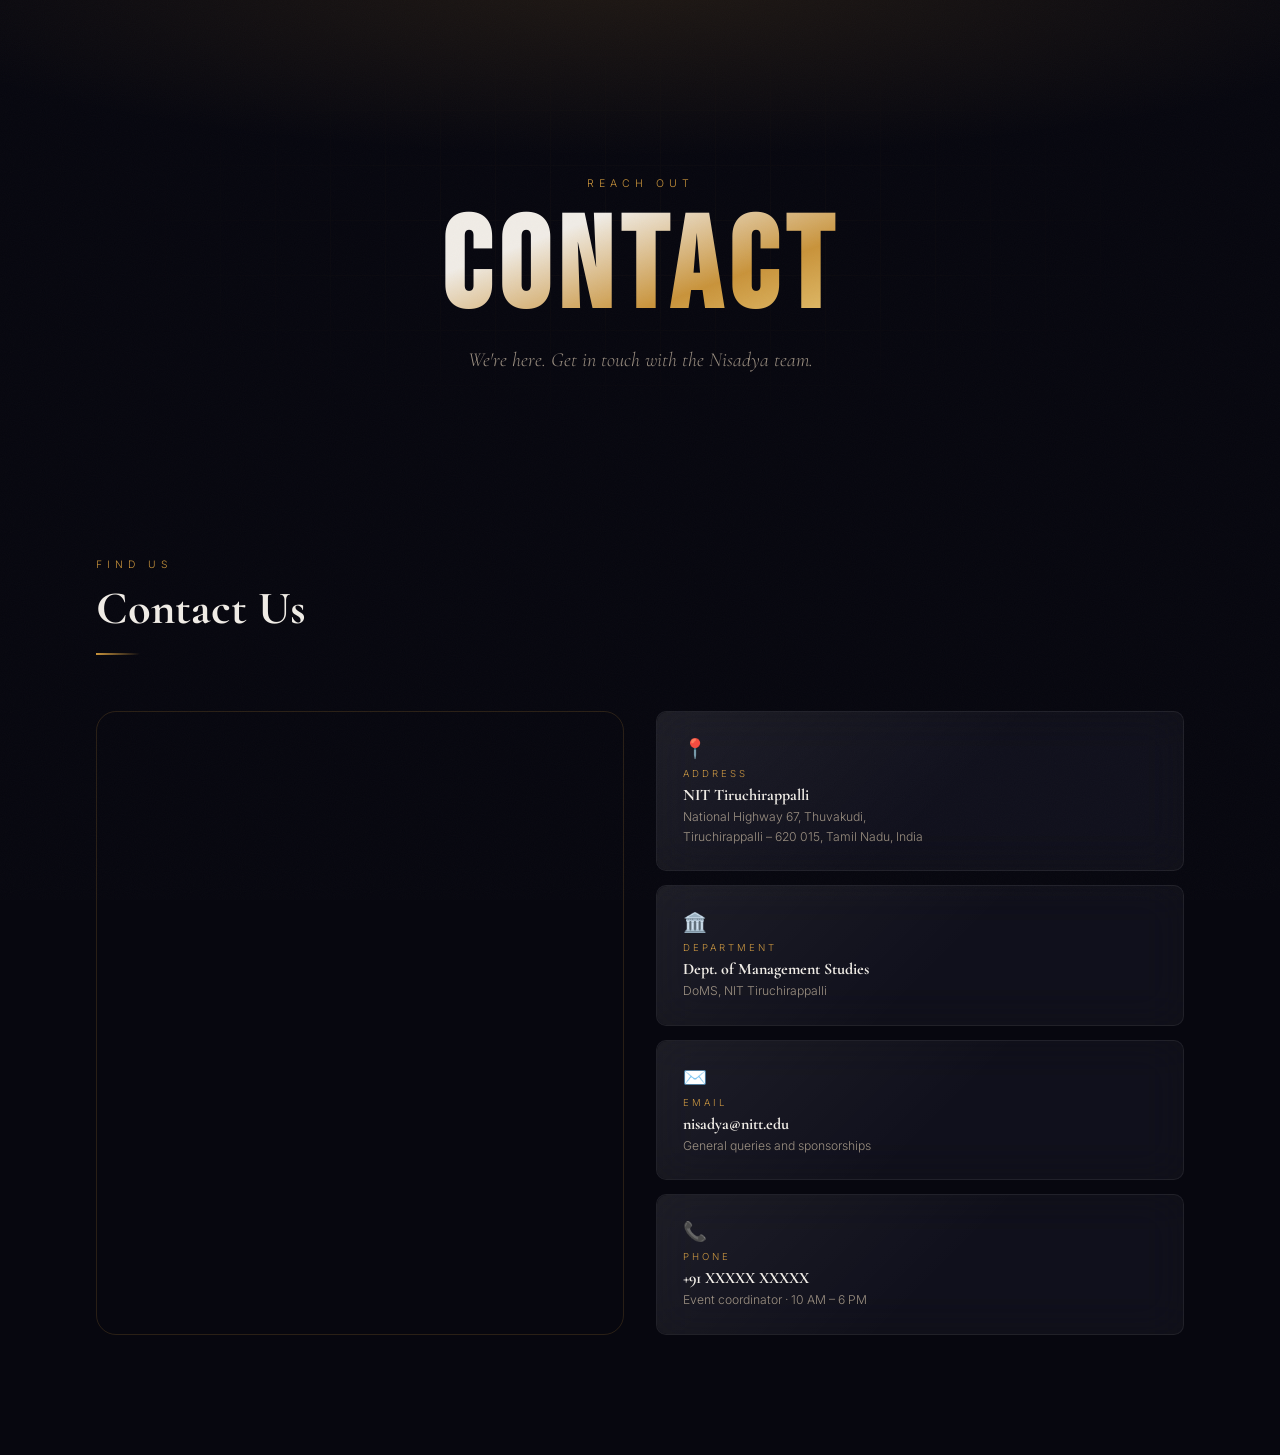
<file: contact.html>
<!DOCTYPE html>
<html lang="en" data-theme="dark">
<head>
<meta charset="UTF-8"/><meta name="viewport" content="width=device-width, initial-scale=1.0, maximum-scale=5.0"/>
<title>Contact – Nisadya</title>
<link rel="stylesheet" href="css/style.css"/>
</head>
<body>
<div id="nav-root"></div>
<div class="ph"><div class="ph-glow"></div><div class="ph-grid"></div>
  <p class="ph-label">Reach Out</p>
  <h1 class="ph-title">CONTACT</h1>
  <p class="ph-sub">We're here. Get in touch with the Nisadya team.</p>
</div>
<section class="contact-section">
  <div class="container">
    <span class="eyebrow rv">Find Us</span>
    <h2 class="sec-title rv">Contact Us</h2>
    <div class="sec-line rv"></div>
    <div class="ct-grid">
      <div class="ct-map rv">
        <iframe title="NIT Tiruchirappalli Location" src="https://www.google.com/maps/embed?pb=!1m18!1m12!1m3!1d3919.3!2d78.8167!3d10.7606!2m3!1f0!2f0!3f0!3m2!1i1024!2i768!4f13.1!3m3!1m2!1s0x3baaf5e027edccf7%3A0x534bcbb47caf7898!2sNational%20Institute%20of%20Technology%2C%20Tiruchirappalli!5e0!3m2!1sen!2sin!4v1" allowfullscreen loading="lazy"></iframe>
      </div>
      <div class="ct-cards">
        <div class="ct-card glass rv"><div class="ct-icon">📍</div><div class="ct-label">Address</div><div class="ct-val">NIT Tiruchirappalli</div><div class="ct-sub">National Highway 67, Thuvakudi,<br>Tiruchirappalli – 620 015, Tamil Nadu, India</div></div>
        <div class="ct-card glass rv d1"><div class="ct-icon">🏛️</div><div class="ct-label">Department</div><div class="ct-val">Dept. of Management Studies</div><div class="ct-sub">DoMS, NIT Tiruchirappalli</div></div>
        <div class="ct-card glass rv d2"><div class="ct-icon">✉️</div><div class="ct-label">Email</div><div class="ct-val">nisadya@nitt.edu</div><div class="ct-sub">General queries and sponsorships</div></div>
        <div class="ct-card glass rv d3"><div class="ct-icon">📞</div><div class="ct-label">Phone</div><div class="ct-val">+91 XXXXX XXXXX</div><div class="ct-sub">Event coordinator · 10 AM – 6 PM</div></div>
      </div>
    </div>
  </div>
</section>
<div id="foot-root"></div>
<script src="js/config.js"></script>
<script>boot('contact');</script>
  <script>
  /* ── REVEAL FAILSAFE: show all hidden elements after 1s ── */
  window.addEventListener('load', function(){
    setTimeout(function(){
      document.querySelectorAll('.rv,.rvl,.rvr').forEach(function(el){
        el.classList.add('on');
      });
    }, 1000);
  });
  </script>
</body>
</html>
</file>
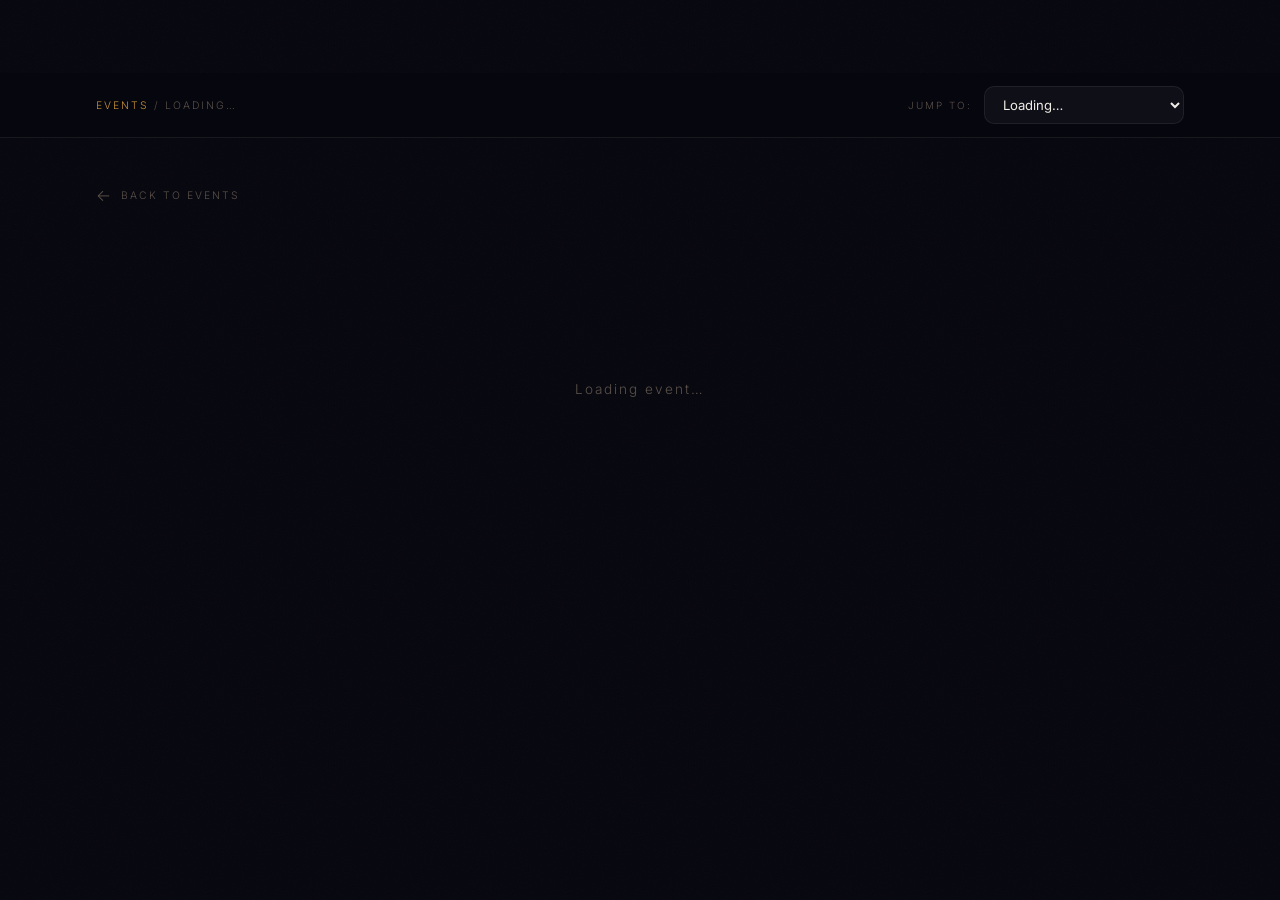
<file: event-detail.html>
<!DOCTYPE html>
<html lang="en" data-theme="dark">
<head>
<meta charset="UTF-8"/><meta name="viewport" content="width=device-width, initial-scale=1.0, maximum-scale=5.0"/>
<title>Event – Nisadya</title>
<link rel="stylesheet" href="css/style.css"/>
<style>
.det-section{background:var(--bg);padding:120px 0 100px;}
.switcher-bar{position:sticky;top:73px;z-index:100;background:var(--navbg);-webkit-backdrop-filter:blur(20px);backdrop-filter:blur(20px);border-bottom:1px solid var(--bdr2);padding:13px 0;}
.switcher-inner{max-width:1200px;margin:0 auto;padding:0 56px;display:flex;align-items:center;justify-content:space-between;gap:16px;flex-wrap:wrap;}
.breadcrumb{font-size:.65rem;letter-spacing:2px;text-transform:uppercase;color:var(--tx3);}
.breadcrumb a{color:var(--gold);}
.ev-sel-wrap{display:flex;align-items:center;gap:12px;}
.ev-sel-wrap label{font-size:.62rem;letter-spacing:2px;text-transform:uppercase;color:var(--tx3);white-space:nowrap;}
.ev-sel{background:var(--surf);border:1px solid var(--bdr2);border-radius:var(--r);color:var(--tx);font-family:var(--fb);font-size:.82rem;padding:9px 14px;cursor:pointer;min-width:200px;outline:none;transition:border-color .25s;}
.ev-sel:focus{border-color:var(--gold);}
.ev-sel option{background:var(--bg);}
.det-layout{display:grid;grid-template-columns:1fr 360px;gap:52px;align-items:start;margin-top:52px;}
.det-sidebar{position:sticky;top:145px;}
.back-link{display:inline-flex;align-items:center;gap:8px;font-size:.65rem;letter-spacing:2px;text-transform:uppercase;color:var(--tx3);margin-bottom:44px;transition:color .25s;}
.back-link:hover{color:var(--gold);}
.back-link::before{content:'←';font-size:1rem;}
.det-name{font-family:var(--fs);font-size:clamp(2.2rem,4vw,3.4rem);font-weight:900;line-height:1.1;margin-bottom:8px;color:var(--tx);}
.det-date{font-size:.68rem;letter-spacing:3px;text-transform:uppercase;color:var(--gold);margin-bottom:40px;}
.det-block{margin-bottom:44px;}
.det-block-label{font-size:.62rem;letter-spacing:4px;text-transform:uppercase;color:var(--gold);padding-bottom:12px;border-bottom:1px solid var(--bdr2);margin-bottom:16px;}
.det-text{font-size:.94rem;line-height:1.9;color:var(--tx2);}
.rules-list{list-style:none;display:flex;flex-direction:column;gap:12px;}
.rules-list li{display:flex;gap:14px;align-items:flex-start;font-size:.9rem;color:var(--tx2);line-height:1.75;}
.rule-num{font-family:var(--fd);font-size:.95rem;color:var(--gold);flex-shrink:0;min-width:24px;padding-top:2px;}
.sdb-card{padding:26px 28px;border-radius:var(--r);margin-bottom:16px;}
[data-theme="light"] .sdb-card{background:rgba(255,255,255,.8);border:1px solid rgba(0,0,0,.08);}
.sdb-label{font-size:.6rem;letter-spacing:3px;text-transform:uppercase;color:var(--gold);margin-bottom:14px;}
.sdb-row{display:flex;align-items:flex-start;gap:12px;margin-bottom:12px;}
.sdb-row:last-child{margin-bottom:0;}
.sdb-icon{width:34px;height:34px;border-radius:50%;background:var(--gold-dim);border:1px solid var(--bdr);display:flex;align-items:center;justify-content:center;font-size:.75rem;flex-shrink:0;}
.sdb-dl{font-size:.6rem;letter-spacing:2px;text-transform:uppercase;color:var(--tx3);margin-bottom:3px;}
.sdb-dv{font-size:.88rem;font-weight:500;color:var(--tx);}
.reg-btn{display:block;width:100%;background:linear-gradient(135deg,var(--gold),var(--gold-lt));color:#0a0800;font-size:.72rem;font-weight:600;letter-spacing:2px;text-transform:uppercase;padding:16px;border-radius:40px;border:none;cursor:pointer;text-align:center;transition:transform .3s,box-shadow .3s;}
.reg-btn:hover{transform:translateY(-3px) scale(1.02);box-shadow:0 14px 44px var(--glow);}
@media(max-width:960px){.det-layout{grid-template-columns:1fr;}.det-sidebar{position:static;}.switcher-inner{padding:0 20px;}}
</style>
</head>
<body>
<div id="nav-root"></div>
<div class="switcher-bar">
  <div class="switcher-inner">
    <div class="breadcrumb"><a href="events.html">Events</a> / <span id="bcName">Loading…</span></div>
    <div class="ev-sel-wrap">
      <label>Jump to:</label>
      <select class="ev-sel" id="evSel" aria-label="Select event" onchange="switchEv(this.value)"><option>Loading…</option></select>
    </div>
  </div>
</div>
<section class="det-section">
  <div class="container">
    <a href="events.html" class="back-link">Back to Events</a>
    <div class="det-layout" id="detLayout"><div class="load-msg">Loading event…</div></div>
  </div>
</section>
<div id="foot-root"></div>
<script src="js/config.js"></script>
<script>
let allEvs=[],curIdx=0;
function getIdx(){return parseInt(new URLSearchParams(location.search).get('event')||'0');}
function updateURL(i){history.replaceState({},'',`event-detail.html?event=${i}`);}
function fillSel(){const sel=document.getElementById('evSel');sel.innerHTML=allEvs.map((ev,i)=>`<option value="${i}" ${i===curIdx?'selected':''}>${ev.name}</option>`).join('');}
function switchEv(i){curIdx=parseInt(i);updateURL(curIdx);renderDet(curIdx);window.scrollTo({top:0,behavior:'smooth'});}
function renderDet(i){
  const ev=allEvs[i];if(!ev)return;
  document.title=`${ev.name} – Nisadya`;
  document.getElementById('bcName').textContent=ev.name;
  document.getElementById('evSel').value=i;
  document.getElementById('detLayout').innerHTML=`
    <div>
      <div class="det-name rv">${ev.name}</div>
      <div class="det-date rv">${ev.date||'Date TBA'}</div>
      <div class="det-block rv"><div class="det-block-label">About the Event</div><div class="det-text">${ev.details||'Details coming soon.'}</div></div>
      ${ev.rules.length?`<div class="det-block rv"><div class="det-block-label">Rules & Guidelines</div><ul class="rules-list">${ev.rules.map((r,j)=>`<li><span class="rule-num">${String(j+1).padStart(2,'0')}</span><span>${r}</span></li>`).join('')}</ul></div>`:''}
    </div>
    <div class="det-sidebar">
      <div class="sdb-card glass rv"><div class="sdb-label">Event Incharge</div>
        <div class="sdb-row"><div class="sdb-icon">👤</div><div><div class="sdb-dl">Name</div><div class="sdb-dv">${ev.incharge||'—'}</div></div></div>
        <div class="sdb-row"><div class="sdb-icon">📞</div><div><div class="sdb-dl">Contact</div><div class="sdb-dv">${ev.contact||'—'}</div></div></div>
      </div>
      <div class="sdb-card glass rv d1" style="padding:20px 28px;"><div class="sdb-label">Event Date</div><div style="font-family:var(--fs);font-size:1.1rem;font-weight:700;color:var(--tx);">${ev.date||'TBA'}</div></div>
      <a href="${ev.unstop}" target="_blank" class="reg-btn rv d2">Register on Unstop →</a>
    </div>`;
  reObserve();
}
async function init(){
  try{
    const res=await fetch(sheetUrl(CONFIG.sheets.eventsSheetId,CONFIG.sheetTabs.events));
    if(!res.ok)throw new Error();
    allEvs=parseCSV(await res.text()).map(mapEvent);
    curIdx=Math.max(0,Math.min(getIdx(),allEvs.length-1));
    fillSel();renderDet(curIdx);
    addSearchItems(allEvs.map((ev,i)=>({tag:'Event',title:ev.name,snippet:`${ev.date||''} · ${ev.details.slice(0,90)}`,url:`event-detail.html?event=${i}`})));
  }catch(e){
    document.getElementById('detLayout').innerHTML='<div class="load-msg">Failed to load. Check Sheet ID.</div>';
  }
}
boot('events',init);
</script>
  <script>
  /* ── REVEAL FAILSAFE: show all hidden elements after 1s ── */
  window.addEventListener('load', function(){
    setTimeout(function(){
      document.querySelectorAll('.rv,.rvl,.rvr').forEach(function(el){
        el.classList.add('on');
      });
    }, 1000);
  });
  </script>
</body>
</html>
</file>
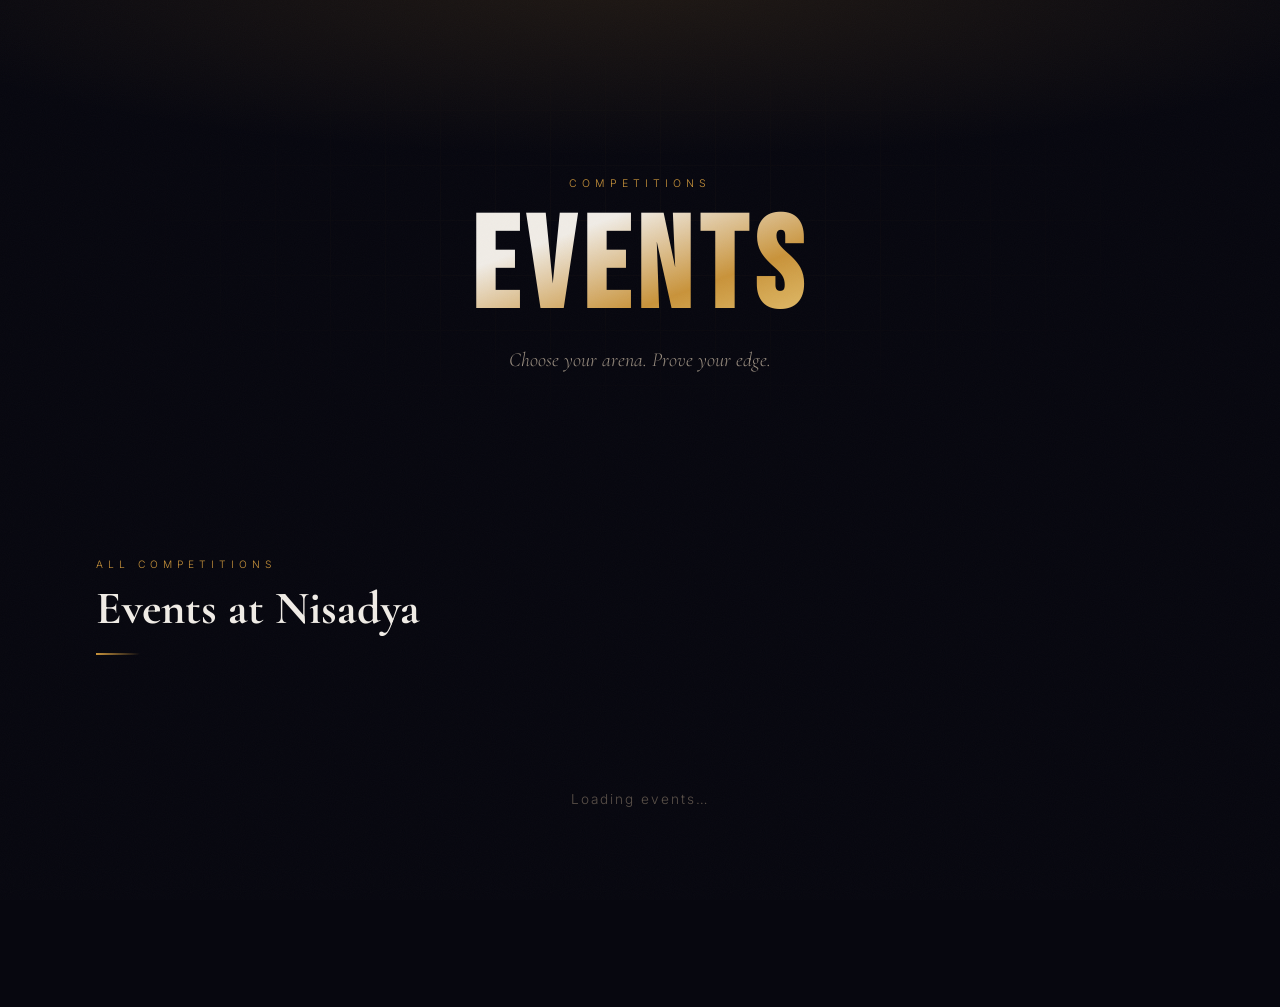
<file: events.html>
<!DOCTYPE html>
<html lang="en" data-theme="dark">
<head>
<meta charset="UTF-8"/><meta name="viewport" content="width=device-width, initial-scale=1.0, maximum-scale=5.0"/>
<title>Events – Nisadya</title>
<link rel="stylesheet" href="css/style.css"/>
<style>
.events-section{background:var(--bg);padding:90px 0 120px;}
.events-grid{display:grid;grid-template-columns:repeat(auto-fill,minmax(320px,1fr));gap:24px;margin-top:56px;}
.event-card{border-radius:var(--rl);overflow:hidden;position:relative;transition:transform .4s var(--ease),border-color .4s;cursor:pointer;display:flex;flex-direction:column;}
.event-card:hover{border-color:var(--gold)!important;transform:translateY(-6px);}
[data-theme="light"] .event-card{background:rgba(255,255,255,.85);border:1px solid rgba(0,0,0,.08);box-shadow:0 4px 20px rgba(0,0,0,.07);}
.event-thumb{height:200px;overflow:hidden;background:var(--bg3);position:relative;flex-shrink:0;}
.event-thumb img{width:100%;height:100%;object-fit:cover;transition:transform .7s var(--ease);}
.event-card:hover .event-thumb img{transform:scale(1.08);}
.thumb-fallback{width:100%;height:100%;display:flex;align-items:center;justify-content:center;background:linear-gradient(135deg,var(--bg3),var(--bg2));position:relative;}
.thumb-fallback::before{content:'';position:absolute;inset:0;background:radial-gradient(ellipse at 50% 120%,rgba(201,147,58,.15),transparent 70%);}
.thumb-initials{font-family:var(--fd);font-size:4rem;letter-spacing:4px;color:rgba(201,147,58,.25);position:relative;z-index:1;}
.event-body{padding:26px 26px 28px;display:flex;flex-direction:column;flex:1;}
.event-name{font-family:var(--fs);font-size:1.25rem;font-weight:700;margin-bottom:6px;line-height:1.3;color:var(--tx);}
.event-date{font-size:.64rem;letter-spacing:2.5px;text-transform:uppercase;color:var(--gold);margin-bottom:20px;}
.event-actions{display:flex;gap:10px;flex-wrap:wrap;margin-top:auto;}
</style>
</head>
<body>
<div id="nav-root"></div>
<div class="ph"><div class="ph-glow"></div><div class="ph-grid"></div>
  <p class="ph-label">Competitions</p>
  <h1 class="ph-title">EVENTS</h1>
  <p class="ph-sub">Choose your arena. Prove your edge.</p>
</div>
<section class="events-section">
  <div class="container">
    <span class="eyebrow">All Competitions</span>
    <h2 class="sec-title">Events at Nisadya</h2>
    <div class="sec-line"></div>
    <div class="events-grid" id="eventsGrid">
      <div class="load-msg">Loading events…</div>
    </div>
  </div>
</section>
<div id="foot-root"></div>
<script src="js/config.js"></script>
<script>
async function loadEvents(){
  const grid=document.getElementById('eventsGrid');
  try{
    const res=await fetch(sheetUrl(CONFIG.sheets.eventsSheetId,CONFIG.sheetTabs.events));
    if(!res.ok)throw new Error();
    const rows=parseCSV(await res.text());
    if(!rows.length){grid.innerHTML='<div class="load-msg">No events found.</div>';return;}
    window._events=rows.map(mapEvent);
    addSearchItems(window._events.map((ev,i)=>({tag:'Event',title:ev.name,snippet:`${ev.date||'Date TBA'} · ${ev.details.slice(0,90)}`,url:`event-detail.html?event=${i}`})));
    grid.innerHTML=window._events.map((ev,i)=>`
      <div class="event-card glass tilt rv" style="transition-delay:${Math.min(i*.07,.4)}s">
        <div class="tilt-shine"></div>
        <div class="event-thumb">${ev.thumb?`<img src="${driveImg(ev.thumb)}" alt="${ev.name}" loading="lazy"/>`:`<div class="thumb-fallback"><div class="thumb-initials">${ev.name.substring(0,2).toUpperCase()}</div></div>`}</div>
        <div class="event-body">
          <div class="event-name">${ev.name}</div>
          <div class="event-date">${ev.date||'Date TBA'}</div>
          <div class="event-actions">
            <a href="event-detail.html?event=${i}" class="btn btn-outline btn-sm">View Details</a>
            <a href="${ev.unstop}" target="_blank" class="btn btn-gold btn-sm">Register →</a>
          </div>
        </div>
      </div>`).join('');
    reObserve();initTilt();
  }catch(e){
    grid.innerHTML='<div class="load-msg">Failed to load. Open via Live Server and check Sheet ID in config.js.</div>';
  }
}
boot('events',loadEvents);
</script>
  <script>
  /* REVEAL FAILSAFE: guarantees content visible even if observer misses */
  window.addEventListener('load', function(){
    setTimeout(function(){
      document.querySelectorAll('.rv,.rvl,.rvr').forEach(function(el){
        el.classList.add('on');
      });
    }, 1000);
  });
  </script>
</body>
</html>
</file>
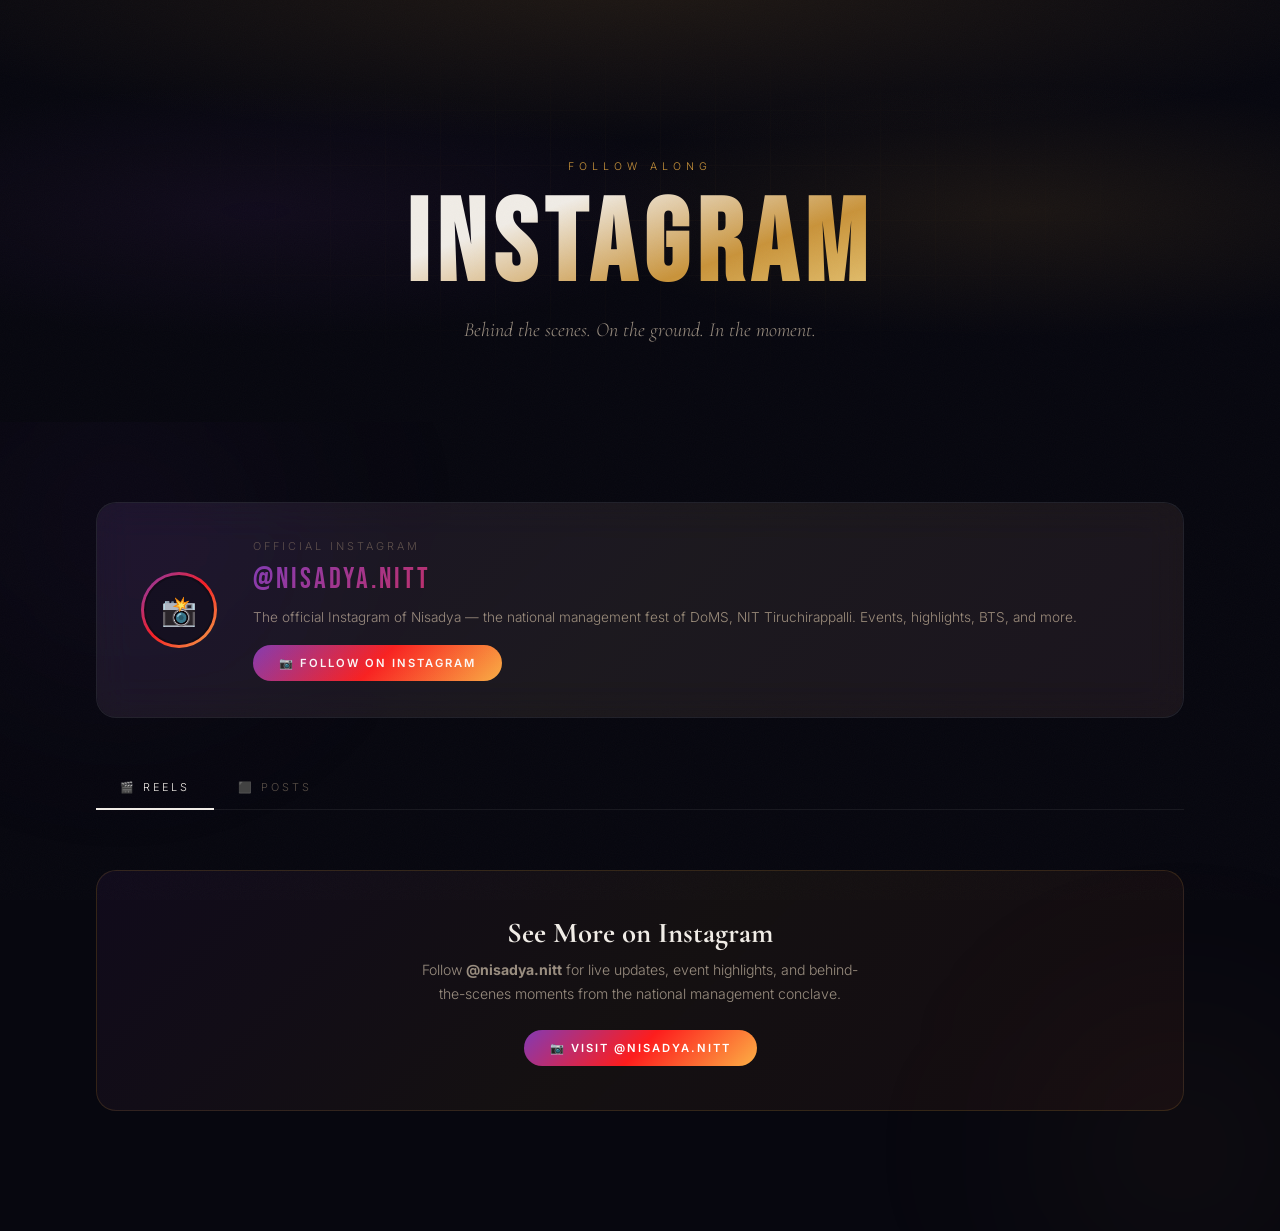
<file: instagram.html>
<!DOCTYPE html>
<html lang="en" data-theme="dark">
<head>
<meta charset="UTF-8"/><meta name="viewport" content="width=device-width, initial-scale=1.0, maximum-scale=5.0"/>
<title>Instagram – Nisadya</title>
<link rel="stylesheet" href="css/style.css"/>
<style>
.ig-grad{background:linear-gradient(135deg,#833ab4,#fd1d1d,#fcb045);-webkit-background-clip:text;-webkit-text-fill-color:transparent;background-clip:text;}
.ig-grad-bg{background:linear-gradient(135deg,#833ab4,#fd1d1d,#fcb045);}
.ig-profile{padding:36px 44px;border-radius:var(--rl);margin-bottom:48px;display:flex;align-items:center;gap:36px;position:relative;overflow:hidden;}
.ig-profile::before{content:'';position:absolute;inset:0;pointer-events:none;background:linear-gradient(135deg,rgba(131,58,180,.08),rgba(201,147,58,.06),rgba(255,100,50,.04));}
[data-theme="light"] .ig-profile{background:rgba(255,255,255,.85);border:1px solid rgba(0,0,0,.08);box-shadow:0 4px 30px rgba(0,0,0,.07);}
.ig-avatar-ring{width:76px;height:76px;border-radius:50%;padding:3px;flex-shrink:0;background:linear-gradient(135deg,#833ab4,#fd1d1d,#fcb045);}
.ig-avatar-inner{width:100%;height:100%;border-radius:50%;background:var(--bg2);border:2px solid var(--bg);display:flex;align-items:center;justify-content:center;font-size:1.8rem;}
.ig-handle{font-family:var(--fd);font-size:1.8rem;letter-spacing:3px;}
.ig-handle-sub{font-size:.68rem;letter-spacing:3px;text-transform:uppercase;color:var(--tx3);display:block;margin-bottom:10px;}
.ig-bio{font-size:.85rem;color:var(--tx2);line-height:1.7;margin-bottom:16px;}
.ig-follow{display:inline-flex;align-items:center;gap:8px;padding:11px 26px;border-radius:40px;border:none;cursor:pointer;font-size:.7rem;font-weight:600;letter-spacing:2px;text-transform:uppercase;color:#fff;transition:transform .3s var(--easeback),box-shadow .3s;}
.ig-follow:hover{transform:translateY(-2px) scale(1.03);box-shadow:0 10px 36px rgba(131,58,180,.35);}
.ig-tabs{display:flex;border-bottom:1px solid var(--bdr2);margin-bottom:4px;}
.ig-tab{padding:14px 24px;font-size:.68rem;letter-spacing:3px;text-transform:uppercase;color:var(--tx3);cursor:pointer;border-bottom:2px solid transparent;transition:color .3s,border-color .3s;margin-bottom:-1px;}
.ig-tab.active{color:var(--tx);border-bottom-color:var(--tx);}
.ig-grid{display:grid;grid-template-columns:repeat(3,1fr);gap:3px;margin-top:4px;}
.ig-cell{position:relative;aspect-ratio:1/1;overflow:hidden;cursor:pointer;background:var(--bg3);}
[data-theme="light"] .ig-cell{background:var(--bg2);}
.ig-cell img,.ig-cell video{width:100%;height:100%;object-fit:cover;transition:transform .5s var(--ease);}
.ig-cell:hover img,.ig-cell:hover video{transform:scale(1.06);}
.ig-cell-ov{position:absolute;inset:0;background:rgba(0,0,0,.52);display:flex;align-items:center;justify-content:center;opacity:0;transition:opacity .3s;}
[data-theme="light"] .ig-cell-ov{background:rgba(10,6,0,.42);}
.ig-cell:hover .ig-cell-ov{opacity:1;}
.ig-cell-ov span{color:#fff;font-size:.85rem;font-weight:600;display:flex;align-items:center;gap:6px;}
.ig-cell-ph{width:100%;height:100%;display:flex;flex-direction:column;align-items:center;justify-content:center;gap:8px;background:linear-gradient(135deg,var(--bg3),var(--bg2));}
.ig-cell-ph .ico{font-size:2rem;opacity:.3;}
.ig-cell-ph p{font-size:.6rem;letter-spacing:2px;text-transform:uppercase;color:var(--tx3);}
.ig-cell-badge{position:absolute;top:8px;right:8px;font-size:1rem;filter:drop-shadow(0 1px 3px rgba(0,0,0,.5));}
.reel-modal{position:fixed;inset:0;z-index:4000;background:rgba(0,0,0,.92);-webkit-backdrop-filter:blur(16px);backdrop-filter:blur(16px);display:flex;align-items:center;justify-content:center;opacity:0;pointer-events:none;transition:opacity .3s;}
.reel-modal.open{opacity:1;pointer-events:all;}
.reel-modal-inner{width:min(420px,92vw);position:relative;}
.reel-modal-inner iframe{width:100%;height:min(745px,88vh);border:none;border-radius:var(--rl);display:block;}
.reel-modal-close{position:absolute;top:-14px;right:-14px;width:36px;height:36px;border-radius:50%;background:#fff;border:none;cursor:pointer;font-size:1rem;display:flex;align-items:center;justify-content:center;box-shadow:0 4px 16px rgba(0,0,0,.4);transition:transform .2s var(--easeback);}
.reel-modal-close:hover{transform:scale(1.12);}
.ig-cta{margin-top:56px;padding:44px 40px;border-radius:var(--rl);text-align:center;position:relative;overflow:hidden;background:linear-gradient(135deg,rgba(131,58,180,.08),rgba(201,147,58,.07),rgba(255,100,50,.05));border:1px solid var(--bdr);}
[data-theme="light"] .ig-cta{background:rgba(255,255,255,.7);border-color:rgba(0,0,0,.08);}
.ig-cta h3{font-family:var(--fs);font-size:1.8rem;font-weight:700;margin-bottom:8px;color:var(--tx);position:relative;}
.ig-cta p{font-size:.88rem;color:var(--tx2);margin-bottom:24px;line-height:1.7;max-width:460px;margin-left:auto;margin-right:auto;position:relative;}
@media(max-width:580px){.ig-profile{flex-direction:column;text-align:center;padding:28px 20px;}}
</style>
</head>
<body>
<div id="nav-root"></div>

<div class="ph" style="min-height:44vh;">
  <div class="ph-glow"></div><div class="ph-grid"></div>
  <div style="position:absolute;inset:0;background:radial-gradient(ellipse 60% 50% at 20% 50%,rgba(131,58,180,.08) 0%,transparent 60%),radial-gradient(ellipse 60% 50% at 80% 50%,rgba(201,147,58,.1) 0%,transparent 60%);pointer-events:none;"></div>
  <p class="ph-label">Follow Along</p>
  <h1 class="ph-title" style="font-size:clamp(3.5rem,9vw,8rem);">INSTAGRAM</h1>
  <p class="ph-sub">Behind the scenes. On the ground. In the moment.</p>
</div>

<section class="ig-section" style="position:relative;overflow:hidden;">
  <div class="ig-orb ig-orb-1"></div>
  <div class="ig-orb ig-orb-2"></div>
  <div class="container" style="position:relative;z-index:1;">
    <div class="ig-profile glass rv">
      <div class="ig-avatar-ring"><div class="ig-avatar-inner">📸</div></div>
      <div>
        <span class="ig-handle-sub">Official Instagram</span>
        <div class="ig-handle ig-grad">@nisadya.nitt</div>
        <p class="ig-bio">The official Instagram of Nisadya — the national management fest of DoMS, NIT Tiruchirappalli. Events, highlights, BTS, and more.</p>
        <a href="https://www.instagram.com/nisadya.nitt/" target="_blank" class="ig-follow ig-grad-bg">📷 Follow on Instagram</a>
      </div>
    </div>
    <div class="ig-tabs rv">
      <div class="ig-tab active" onclick="setTab('reels',this)">🎬 Reels</div>
      <div class="ig-tab" onclick="setTab('posts',this)">⬛ Posts</div>
    </div>
    <div class="ig-grid rv" id="igGrid"></div>
    <div class="ig-cta rv">
      <h3>See More on Instagram</h3>
      <p>Follow <strong>@nisadya.nitt</strong> for live updates, event highlights, and behind-the-scenes moments from the national management conclave.</p>
      <a href="https://www.instagram.com/nisadya.nitt/" target="_blank" class="ig-follow ig-grad-bg" style="display:inline-flex;">📷 Visit @nisadya.nitt</a>
    </div>
  </div>
</section>

<div class="reel-modal" id="reelModal" onclick="if(event.target===this)closeModal()">
  <div class="reel-modal-inner" id="modalInner">
    <button class="reel-modal-close" onclick="closeModal()">✕</button>
    <div id="modalContent"></div>
  </div>
</div>

<div id="foot-root"></div>
<script src="js/config.js"></script>
<script>
let currentTab='reels';
function setTab(tab,el){currentTab=tab;document.querySelectorAll('.ig-tab').forEach(t=>t.classList.remove('active'));el.classList.add('active');buildGrid();}
function buildGrid(){
  const reels=(CONFIG.instagramReels||[]).filter(Boolean),grid=document.getElementById('igGrid');
  const total=Math.max(reels.length,9);
  if(currentTab==='reels'){
    grid.innerHTML=Array.from({length:total},(_,i)=>{
      const url=reels[i]||null,match=url&&url.match(/\/(reel|p)\/([A-Za-z0-9_-]+)/),code=match?match[2]:null;
      if(code)return`<div class="ig-cell rv" style="transition-delay:${Math.min(i*.04,.35)}s" onclick="openReel('${code}')"><iframe src="https://www.instagram.com/reel/${code}/embed/" scrolling="no" allowtransparency="true" allowfullscreen="true" title="Reel ${i+1}" style="width:100%;height:100%;border:none;pointer-events:none;"></iframe><div class="ig-cell-ov"><span>▶ Play</span></div><div class="ig-cell-badge">🎬</div></div>`;
      return`<div class="ig-cell rv" style="transition-delay:${Math.min(i*.04,.35)}s"><div class="ig-cell-ph"><span class="ico">🎬</span><p>Add reel URL in config.js</p></div></div>`;
    }).join('');
    if(!document.getElementById('ig-script')){const s=document.createElement('script');s.id='ig-script';s.src='https://www.instagram.com/embed.js';s.async=true;s.onload=()=>{if(window.instgrm)window.instgrm.Embeds.process();};document.body.appendChild(s);}
    else if(window.instgrm)window.instgrm.Embeds.process();
  }else{
    grid.innerHTML=Array.from({length:9},(_,i)=>`<div class="ig-cell rv" style="transition-delay:${Math.min(i*.04,.35)}s"><div class="ig-cell-ph"><span class="ico">📷</span><p>Post ${i+1}</p></div></div>`).join('');
  }
  reObserve();
}
function openReel(code){document.getElementById('modalContent').innerHTML=`<iframe src="https://www.instagram.com/reel/${code}/embed/" scrolling="no" allowtransparency="true" allowfullscreen="true" title="Instagram Reel"></iframe>`;document.getElementById('reelModal').classList.add('open');document.body.style.overflow='hidden';}
function closeModal(){document.getElementById('reelModal').classList.remove('open');document.getElementById('modalContent').innerHTML='';document.body.style.overflow='';}
document.addEventListener('keydown',e=>{if(e.key==='Escape')closeModal();});
boot('instagram',buildGrid);
</script>
  <script>
  /* ── REVEAL FAILSAFE: show all hidden elements after 1s ── */
  window.addEventListener('load', function(){
    setTimeout(function(){
      document.querySelectorAll('.rv,.rvl,.rvr').forEach(function(el){
        el.classList.add('on');
      });
    }, 1000);
  });
  </script>
</body>
</html>
</file>
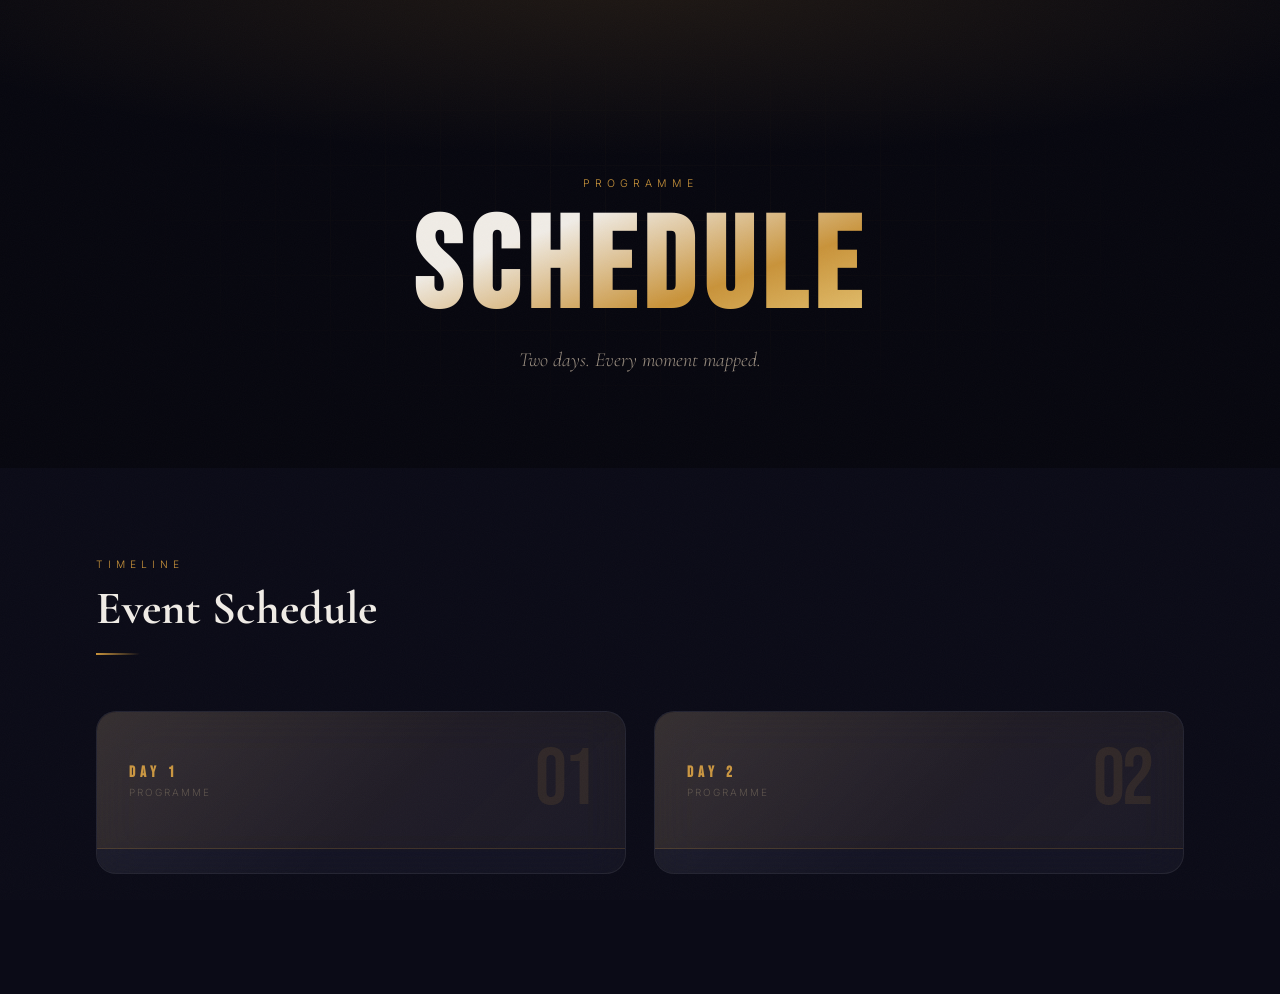
<file: schedule.html>
<!DOCTYPE html>
<html lang="en" data-theme="dark">
<head>
<meta charset="UTF-8"/><meta name="viewport" content="width=device-width, initial-scale=1.0, maximum-scale=5.0"/>
<title>Schedule – Nisadya</title>
<link rel="stylesheet" href="css/style.css"/>
</head>
<body>
<div id="nav-root"></div>
<div class="ph"><div class="ph-glow"></div><div class="ph-grid"></div>
  <p class="ph-label">Programme</p>
  <h1 class="ph-title">SCHEDULE</h1>
  <p class="ph-sub">Two days. Every moment mapped.</p>
</div>
<section class="sched-section">
  <div class="container">
    <span class="eyebrow rv">Timeline</span>
    <h2 class="sec-title rv">Event Schedule</h2>
    <div class="sec-line rv"></div>
    <div class="sched-grid">
      <div class="sched-card glass rv">
        <div class="sched-header"><div class="sched-label"><h3>DAY 1</h3><span>Programme</span></div><div class="sched-num">01</div></div>
        <div class="tl-list" id="day1"></div>
      </div>
      <div class="sched-card glass rv d2">
        <div class="sched-header"><div class="sched-label"><h3>DAY 2</h3><span>Programme</span></div><div class="sched-num">02</div></div>
        <div class="tl-list" id="day2"></div>
      </div>
    </div>
  </div>
</section>
<div id="foot-root"></div>
<script src="js/config.js"></script>
<script>
function renderTL(id,rows){
  const el=document.getElementById(id);
  if(!rows.length){el.innerHTML='<div style="padding:36px 28px;color:var(--tx3);font-size:.82rem;letter-spacing:1px;">No entries yet.</div>';return;}
  el.innerHTML=rows.map(r=>`
    <div class="tl-item">
      <div class="tl-dot-col"><div class="tl-dot"></div></div>
      <div class="tl-body">
        <div class="tl-time">${r[1]||''}</div>
        <div class="tl-event">${r[2]||''}</div>
        ${r[3]?`<div class="tl-venue">${r[3]}</div>`:''}
      </div>
    </div>`).join('');
}
async function loadSchedule(){
  try{
    const res=await fetch(sheetUrl(CONFIG.sheets.scheduleSheetId,CONFIG.sheetTabs.schedule));
    if(!res.ok)throw new Error();
    const rows=parseCSV(await res.text());
    renderTL('day1',rows.filter(r=>r[0]==='1'));
    renderTL('day2',rows.filter(r=>r[0]==='2'));
    addSearchItems(rows.filter(r=>r[2]).map(r=>({tag:'Schedule',title:r[2],snippet:`Day ${r[0]} · ${r[1]||''} · ${r[3]||''}`,url:'schedule.html'})));
  }catch(e){
    ['day1','day2'].forEach(id=>{document.getElementById(id).innerHTML='<div style="padding:36px 28px;color:var(--tx3);font-size:.82rem;">Failed to load. Check Sheet ID.</div>';});
  }
}
boot('schedule',loadSchedule);
</script>
  <script>
  /* ── REVEAL FAILSAFE: show all hidden elements after 1s ── */
  window.addEventListener('load', function(){
    setTimeout(function(){
      document.querySelectorAll('.rv,.rvl,.rvr').forEach(function(el){
        el.classList.add('on');
      });
    }, 1000);
  });
  </script>
</body>
</html>
</file>
<file: css/style.css>
@import url('https://fonts.googleapis.com/css2?family=Cormorant+Garamond:ital,wght@0,300;0,400;0,600;0,700;1,300;1,400&family=Inter:wght@300;400;500;600&family=Bebas+Neue&display=swap');

/* ══ THEME ══ */
:root {
  --gold:    #C9933A; --gold-lt: #E8C97A; --gold-dim: rgba(201,147,58,.13);
  --fd: 'Bebas Neue',sans-serif; --fs: 'Cormorant Garamond',serif; --fb: 'Inter',sans-serif;
  --ease: cubic-bezier(0.16,1,0.3,1); --easeback: cubic-bezier(0.34,1.56,0.64,1);
  --r:10px; --rl:20px;
}
:root,[data-theme="dark"]{
  --bg:#07070f; --bg2:#0b0b17; --bg3:#101020;
  --surf:rgba(255,255,255,.04); --bdr:rgba(201,147,58,.18); --bdr2:rgba(255,255,255,.07);
  --tx:#f0ece6; --tx2:#9a8e80; --tx3:#5a5048;
  --glow:rgba(201,147,58,.22); --navbg:rgba(7,7,15,.82);
  --shine:rgba(255,255,255,.055); --sbg:rgba(5,5,18,.98);
  --cur-d:#E8C97A; --cur-r:rgba(255,255,255,.18);
}
[data-theme="light"]{
  --bg:#f4efe6; --bg2:#ebe3d6; --bg3:#e0d6c4;
  --surf:rgba(255,255,255,.78); --bdr:rgba(120,85,20,.18); --bdr2:rgba(0,0,0,.08);
  --tx:#1a1005; --tx2:#4a3818; --tx3:#8a7555;
  --glow:rgba(160,110,30,.18); --navbg:rgba(244,239,230,.94);
  --shine:rgba(255,255,255,.65); --sbg:rgba(244,239,230,.98);
  --cur-d:#7a5510; --cur-r:rgba(30,20,5,.18);
}

/* ══ RESET ══ */
*,*::before,*::after{box-sizing:border-box;margin:0;padding:0;}
html{scroll-behavior:smooth;}
body{background:var(--bg);color:var(--tx);font-family:var(--fb);font-weight:300;overflow-x:hidden;-webkit-font-smoothing:antialiased;}
a{color:inherit;text-decoration:none;}
img,video{display:block;max-width:100%;}
button{font-family:var(--fb);}
::-webkit-scrollbar{width:3px;}
::-webkit-scrollbar-track{background:var(--bg);}
::-webkit-scrollbar-thumb{background:var(--gold);border-radius:2px;}

/* ══ NOISE ══ */
body::after{content:'';position:fixed;inset:0;z-index:0;pointer-events:none;opacity:.025;
  background-image:url("data:image/svg+xml,%3Csvg viewBox='0 0 200 200' xmlns='http://www.w3.org/2000/svg'%3E%3Cfilter id='n'%3E%3CfeTurbulence type='fractalNoise' baseFrequency='.85' numOctaves='4' stitchTiles='stitch'/%3E%3C/filter%3E%3Crect width='100%25' height='100%25' filter='url(%23n)'/%3E%3C/svg%3E");background-size:180px;}

/* ══ CURSOR ══ */
.cur-dot{position:fixed;width:7px;height:7px;border-radius:50%;background:var(--cur-d);transform:translate(-50%,-50%);pointer-events:none;z-index:9999;opacity:0;transition:opacity .4s;}
.cur-ring{position:fixed;width:34px;height:34px;border-radius:50%;border:1px solid var(--cur-r);transform:translate(-50%,-50%);pointer-events:none;z-index:9998;opacity:0;transition:width .35s var(--ease),height .35s var(--ease),border-color .35s,opacity .4s;}
.cur-dot.on,.cur-ring.on{opacity:1;}
.cur-ring.h{width:50px;height:50px;border-color:rgba(201,147,58,.4);}



/* ══ NAV ══ */
nav{position:fixed;inset:0 0 auto;z-index:1000;
  display:flex;align-items:center;justify-content:space-between;
  padding:18px 60px;background:var(--navbg);
  -webkit-backdrop-filter:blur(24px) saturate(180%);backdrop-filter:blur(24px) saturate(180%);
  border-bottom:1px solid var(--bdr2);transition:padding .4s var(--ease),background .4s;}
nav.scrolled{padding:11px 60px;}
.nav-logo{display:flex;align-items:center;text-decoration:none;}
.nav-logo::after{display:none!important;}
.logo-area{display:flex;align-items:center;gap:10px;height:42px;}
.logo-area .logo-img{height:38px;width:auto;object-fit:contain;border-radius:5px;}
.logo-area .wordmark{font-family:var(--fd);font-size:1.55rem;letter-spacing:5px;
  background:linear-gradient(135deg,var(--gold),var(--gold-lt));
  -webkit-background-clip:text;-webkit-text-fill-color:transparent;background-clip:text;}
[data-theme="light"] .logo-area{background:rgba(15,10,3,.07);padding:4px 12px 4px 6px;border-radius:40px;border:1px solid rgba(0,0,0,.07);}
.nav-links{display:flex;gap:36px;list-style:none;}
.nav-links a{font-size:.66rem;letter-spacing:2.5px;text-transform:uppercase;color:var(--tx2);font-weight:500;position:relative;padding-bottom:4px;transition:color .3s;}
.nav-links a::after{content:'';position:absolute;bottom:0;left:0;width:0;height:1px;background:var(--gold);transition:width .35s var(--ease);}
.nav-links a:hover,.nav-links a.active{color:var(--gold);}
.nav-links a:hover::after,.nav-links a.active::after{width:100%;}
.nav-r{display:flex;align-items:center;gap:10px;}
.nav-icon{width:36px;height:36px;border-radius:50%;background:var(--surf);border:1px solid var(--bdr2);display:flex;align-items:center;justify-content:center;cursor:pointer;font-size:.85rem;color:var(--tx2);transition:all .3s var(--easeback);}
.nav-icon:hover{background:var(--gold-dim);border-color:var(--gold);color:var(--gold);transform:scale(1.1);}
.nav-cta{background:linear-gradient(135deg,var(--gold),var(--gold-lt));color:#0a0800;font-size:.66rem;font-weight:600;letter-spacing:2px;text-transform:uppercase;padding:11px 26px;border-radius:40px;border:none;cursor:pointer;transition:transform .3s var(--easeback),box-shadow .3s;display:inline-block;}
.nav-cta:hover{transform:translateY(-2px) scale(1.03);box-shadow:0 10px 36px var(--glow);}
.ham{display:none;flex-direction:column;gap:5px;cursor:pointer;z-index:1001;}
.ham span{width:22px;height:1.5px;background:var(--tx);display:block;transition:.3s var(--ease);}
.ham.open span:nth-child(1){transform:rotate(45deg) translate(5px,5px);}
.ham.open span:nth-child(2){opacity:0;}
.ham.open span:nth-child(3){transform:rotate(-45deg) translate(5px,-5px);}
.mob-menu{display:none;position:fixed;inset:0;z-index:999;background:var(--bg);flex-direction:column;align-items:center;justify-content:center;gap:28px;}
.mob-menu.open{display:flex;}
.mob-menu a{font-family:var(--fd);font-size:2.4rem;letter-spacing:6px;color:var(--tx2);transition:color .3s;}
.mob-menu a:hover{color:var(--gold);}

/* ══ SEARCH ══ */
.srch-overlay{position:fixed;inset:0;z-index:3000;background:rgba(3,3,12,.93);-webkit-backdrop-filter:blur(22px);backdrop-filter:blur(22px);display:flex;flex-direction:column;align-items:center;padding-top:120px;opacity:0;pointer-events:none;transition:opacity .3s;}
[data-theme="light"] .srch-overlay{background:rgba(234,225,210,.94);}
.srch-overlay.open{opacity:1;pointer-events:all;}
.srch-box{width:100%;max-width:650px;padding:0 24px;}
.srch-wrap{display:flex;align-items:center;gap:14px;background:var(--sbg);border:1px solid var(--gold);border-radius:var(--r);padding:15px 22px;box-shadow:0 0 50px var(--glow);}
.srch-wrap .si{color:var(--gold);font-size:.95rem;flex-shrink:0;}
.srch-inp{flex:1;background:none;border:none;outline:none;color:var(--tx);font-family:var(--fb);font-size:1rem;}
.srch-inp::placeholder{color:var(--tx3);}
.srch-x{background:none;border:none;color:var(--tx2);font-size:1.2rem;cursor:pointer;transition:color .2s;}
.srch-x:hover{color:var(--tx);}
.srch-results{width:100%;max-width:650px;padding:12px 24px 0;max-height:55vh;overflow-y:auto;}
.srch-item{background:var(--surf);border:1px solid var(--bdr2);border-radius:var(--r);padding:15px 20px;margin-bottom:8px;cursor:pointer;display:block;-webkit-backdrop-filter:blur(12px);backdrop-filter:blur(12px);transition:border-color .25s,background .25s,transform .25s var(--ease);}
.srch-item:hover{border-color:var(--gold);background:var(--gold-dim);transform:translateX(6px);}
.srch-tag{font-size:.58rem;letter-spacing:3px;text-transform:uppercase;color:var(--gold);margin-bottom:3px;}
.srch-title{font-family:var(--fs);font-size:.98rem;font-weight:700;margin-bottom:2px;}
.srch-snip{font-size:.76rem;color:var(--tx2);line-height:1.5;white-space:nowrap;overflow:hidden;text-overflow:ellipsis;}
.srch-hint,.srch-empty{text-align:center;padding:36px 0;color:var(--tx3);font-size:.78rem;letter-spacing:2px;}
mark{background:rgba(201,147,58,.28);color:inherit;border-radius:2px;padding:0 2px;}

/* ══ PAGE HERO ══ */
.ph{min-height:52vh;display:flex;flex-direction:column;align-items:center;justify-content:center;text-align:center;padding:160px 24px 80px;position:relative;overflow:hidden;}
.ph-glow{position:absolute;inset:0;pointer-events:none;background:radial-gradient(ellipse 90% 55% at 50% -5%,rgba(201,147,58,.13) 0%,transparent 70%);}
.ph-grid{position:absolute;inset:0;pointer-events:none;opacity:.03;
  background-image:linear-gradient(var(--gold) 1px,transparent 1px),linear-gradient(90deg,var(--gold) 1px,transparent 1px);
  background-size:55px 55px;
  -webkit-mask-image:radial-gradient(ellipse at center,black 0%,transparent 65%);
  mask-image:radial-gradient(ellipse at center,black 0%,transparent 65%);}
.ph-label{font-size:.66rem;letter-spacing:5px;text-transform:uppercase;color:var(--gold);margin-bottom:16px;animation:fadeUp .8s var(--ease) both;}
.ph-title{font-family:var(--fd);font-size:clamp(4rem,10vw,9rem);letter-spacing:8px;line-height:1;
  background:linear-gradient(160deg,var(--tx) 25%,var(--gold) 65%,var(--gold-lt) 100%);
  -webkit-background-clip:text;-webkit-text-fill-color:transparent;background-clip:text;
  animation:fadeUp .8s .1s var(--ease) both;}
[data-theme="light"] .ph-title{background:linear-gradient(160deg,#2a1800 15%,var(--gold) 55%,var(--gold-lt) 95%);-webkit-background-clip:text;-webkit-text-fill-color:transparent;background-clip:text;}
.ph-sub{font-family:var(--fs);font-style:italic;font-size:clamp(.9rem,1.8vw,1.25rem);color:var(--tx2);margin-top:14px;animation:fadeUp .8s .2s var(--ease) both;}

/* ══ LAYOUT ══ */
section{padding:100px 0;}
.container{max-width:1200px;margin:0 auto;padding:0 56px;}
.eyebrow{font-size:.64rem;letter-spacing:5px;text-transform:uppercase;color:var(--gold);margin-bottom:12px;display:block;}
.sec-title{font-family:var(--fs);font-weight:700;font-size:clamp(2rem,3.8vw,2.9rem);line-height:1.15;margin-bottom:18px;}
.sec-line{width:44px;height:2px;background:linear-gradient(90deg,var(--gold),transparent);margin-bottom:48px;}

/* ══ GLASS ══ */
.glass{background:var(--surf);-webkit-backdrop-filter:blur(20px) saturate(150%);backdrop-filter:blur(20px) saturate(150%);border:1px solid var(--bdr2);border-radius:var(--r);position:relative;overflow:hidden;}
.glass::before{content:'';position:absolute;inset:0;border-radius:inherit;background:linear-gradient(135deg,var(--shine) 0%,transparent 55%);pointer-events:none;}
[data-theme="light"] .glass{background:rgba(255,255,255,.72);border-color:rgba(0,0,0,.07);box-shadow:0 2px 20px rgba(0,0,0,.06);}

/* ══ BUTTONS ══ */
.btn{display:inline-flex;align-items:center;gap:8px;font-size:.68rem;font-weight:600;letter-spacing:2.5px;text-transform:uppercase;padding:13px 28px;border-radius:40px;border:none;cursor:pointer;position:relative;overflow:hidden;transition:transform .3s var(--easeback),box-shadow .3s;}
.btn-gold{background:linear-gradient(135deg,var(--gold),var(--gold-lt));color:#0a0800;}
.btn-gold:hover{transform:translateY(-3px) scale(1.02);box-shadow:0 14px 44px var(--glow);}
.btn-outline{background:transparent;color:var(--tx);border:1px solid var(--bdr);}
.btn-outline:hover{border-color:var(--gold);color:var(--gold);transform:translateY(-3px);box-shadow:0 8px 30px var(--glow);}
[data-theme="light"] .btn-outline{color:var(--tx2);border-color:rgba(120,85,20,.3);}
[data-theme="light"] .btn-outline:hover{color:var(--gold);border-color:var(--gold);}
.btn-sm{padding:9px 20px;font-size:.62rem;}
.btn::after{content:'';position:absolute;inset:0;border-radius:inherit;background:rgba(255,255,255,.14);opacity:0;transition:opacity .3s;}
.btn:hover::after{opacity:1;}

/* ══ TILT ══ */
.tilt{transform-style:preserve-3d;will-change:transform;}
.tilt-shine{position:absolute;inset:0;border-radius:inherit;background:radial-gradient(circle at var(--mx,50%) var(--my,50%),rgba(255,255,255,.13) 0%,transparent 60%);pointer-events:none;opacity:0;transition:opacity .3s;}
.tilt:hover .tilt-shine{opacity:1;}

/* ══ REVEAL ══ */
.rv{opacity:0;transform:translateY(32px);transition:opacity .9s var(--ease),transform .9s var(--ease);}
.rvl{opacity:0;transform:translateX(-32px);transition:opacity .9s var(--ease),transform .9s var(--ease);}
.rvr{opacity:0;transform:translateX(32px);transition:opacity .9s var(--ease),transform .9s var(--ease);}
.rv.on,.rvl.on,.rvr.on{opacity:1;transform:translate(0);}
.d1{transition-delay:.1s;}.d2{transition-delay:.2s;}.d3{transition-delay:.3s;}.d4{transition-delay:.4s;}

/* ══ PARALLAX SECTION ══ */
.parallax-wrap{position:relative;overflow:hidden;}
.parallax-inner{will-change:transform;}

/* ══ SCROLL PROGRESS ══ */
.scroll-progress{position:fixed;top:0;left:0;right:0;height:2px;z-index:1001;background:transparent;}
.scroll-progress-bar{height:100%;width:0%;background:linear-gradient(90deg,var(--gold),var(--gold-lt));transition:width .1s;}

/* ══ FOOTER ══ */
footer{background:var(--bg);border-top:1px solid var(--bdr2);padding:60px 0 32px;text-align:center;}
.ft-logo{font-family:var(--fd);font-size:2.4rem;letter-spacing:8px;background:linear-gradient(135deg,var(--gold),var(--gold-lt));-webkit-background-clip:text;-webkit-text-fill-color:transparent;background-clip:text;display:inline-block;margin-bottom:6px;}
.ft-tag{font-size:.66rem;letter-spacing:3px;text-transform:uppercase;color:var(--tx3);margin-bottom:28px;}
.ft-links{display:flex;gap:28px;justify-content:center;list-style:none;margin-bottom:28px;}
.ft-links a{font-size:.65rem;letter-spacing:2px;text-transform:uppercase;color:var(--tx3);transition:color .3s;}
.ft-links a:hover{color:var(--gold);}
.ft-copy{font-size:.62rem;color:var(--tx3);}

/* ══ SCHEDULE ══ */
.sched-section{background:var(--bg2);padding:90px 0 120px;}
.sched-grid{display:grid;grid-template-columns:1fr 1fr;gap:28px;margin-top:56px;}
.sched-card{border-radius:var(--rl);overflow:hidden;}
[data-theme="light"] .sched-card{background:rgba(255,255,255,.78);border:1px solid rgba(0,0,0,.07);box-shadow:0 4px 24px rgba(0,0,0,.06);}
.sched-header{padding:28px 32px;background:linear-gradient(135deg,rgba(201,147,58,.12) 0%,rgba(201,147,58,.03) 100%);border-bottom:1px solid var(--bdr);display:flex;align-items:center;justify-content:space-between;}
[data-theme="light"] .sched-header{border-bottom-color:rgba(0,0,0,.07);}
.sched-label h3{font-family:var(--fd);font-size:.95rem;letter-spacing:5px;color:var(--gold);}
.sched-label span{font-size:.62rem;letter-spacing:2px;text-transform:uppercase;color:var(--tx3);margin-top:4px;display:block;}
.sched-num{font-family:var(--fd);font-size:5rem;line-height:1;letter-spacing:-3px;color:rgba(201,147,58,.12);-webkit-user-select:none;user-select:none;}
[data-theme="light"] .sched-num{color:rgba(140,90,15,.14);}
.tl-list{padding:8px 0 16px;}
.tl-item{display:flex;position:relative;padding:0 28px 0 22px;}
.tl-item:not(:last-child)::after{content:'';position:absolute;left:31px;top:28px;bottom:-8px;width:1px;background:var(--bdr2);}
.tl-dot-col{display:flex;flex-direction:column;align-items:center;padding-top:18px;margin-right:16px;flex-shrink:0;}
.tl-dot{width:9px;height:9px;border-radius:50%;background:var(--gold);flex-shrink:0;box-shadow:0 0 10px var(--glow);position:relative;z-index:1;}
.tl-body{padding:13px 0 18px;flex:1;min-width:0;}
.tl-time{font-size:.66rem;font-weight:600;letter-spacing:1.5px;color:var(--gold);margin-bottom:3px;text-transform:uppercase;}
.tl-event{font-family:var(--fs);font-size:1rem;font-weight:700;line-height:1.3;margin-bottom:3px;color:var(--tx);}
.tl-venue{font-size:.68rem;color:var(--tx2);display:flex;align-items:center;gap:4px;}
.tl-venue::before{content:'◆';color:var(--gold);font-size:.4rem;}

/* ══ CONTACT ══ */
.contact-section{background:var(--bg);padding:90px 0 120px;}
.ct-grid{display:grid;grid-template-columns:1fr 1fr;gap:32px;margin-top:56px;}
.ct-map{border-radius:var(--rl);overflow:hidden;border:1px solid var(--bdr);min-height:420px;}
.ct-map iframe{width:100%;height:100%;border:none;display:block;min-height:420px;}
.ct-cards{display:flex;flex-direction:column;gap:14px;}
.ct-card{padding:24px 26px;border-radius:var(--r);transition:transform .3s var(--ease),border-color .3s;}
.ct-card:hover{transform:translateY(-4px);}
[data-theme="light"] .ct-card{background:rgba(255,255,255,.8);border:1px solid rgba(0,0,0,.08);box-shadow:0 2px 16px rgba(0,0,0,.05);}
.ct-icon{font-size:1.2rem;margin-bottom:8px;}
.ct-label{font-size:.6rem;letter-spacing:3px;text-transform:uppercase;color:var(--gold);margin-bottom:6px;}
.ct-val{font-family:var(--fs);font-size:1rem;font-weight:700;margin-bottom:2px;color:var(--tx);}
.ct-sub{font-size:.76rem;color:var(--tx2);line-height:1.6;}

/* ══ ABOUT ══ */
.about-body{background:var(--bg);padding:100px 0;}
.about-grid{display:grid;grid-template-columns:1fr 1.3fr;gap:80px;align-items:start;}
.about-sticky{position:sticky;top:100px;}
.about-sticky p{font-size:.92rem;line-height:1.95;color:var(--tx2);margin-bottom:14px;}
.highlights{display:grid;grid-template-columns:1fr 1fr;gap:16px;margin-top:32px;}
.hl-card{padding:26px 22px;border-radius:var(--r);text-align:center;transition:transform .3s var(--ease);}
.hl-card:hover{transform:translateY(-5px);}
[data-theme="light"] .hl-card{background:rgba(255,255,255,.8);border:1px solid rgba(0,0,0,.07);}
.hl-n{font-family:var(--fd);font-size:3rem;line-height:1;letter-spacing:2px;background:linear-gradient(135deg,var(--gold),var(--gold-lt));-webkit-background-clip:text;-webkit-text-fill-color:transparent;background-clip:text;}
.hl-l{font-size:.62rem;letter-spacing:3px;text-transform:uppercase;color:var(--tx3);margin-top:6px;}
.about-cards{display:flex;flex-direction:column;gap:24px;}
.acard{padding:42px 38px;border-radius:var(--rl);position:relative;overflow:hidden;transition:transform .35s var(--ease);}
.acard:hover{transform:translateY(-5px);}
.acard::before{content:'';position:absolute;top:0;left:0;right:0;height:2px;background:linear-gradient(90deg,var(--gold),var(--gold-lt),transparent);}
.acard-label{font-size:.62rem;letter-spacing:4px;text-transform:uppercase;color:var(--gold);margin-bottom:10px;}
.acard h3{font-family:var(--fs);font-size:1.5rem;font-weight:700;margin-bottom:16px;color:var(--tx);}
.acard p{font-size:.88rem;line-height:1.9;color:var(--tx2);margin-bottom:10px;}
[data-theme="light"] .acard{background:rgba(255,255,255,.78);border:1px solid rgba(0,0,0,.08);}
.inst-section{background:var(--bg2);padding:100px 0;}
.inst-grid{display:grid;grid-template-columns:1fr 1fr;gap:28px;margin-top:56px;}
.inst-card{padding:48px 40px;border-radius:var(--rl);position:relative;overflow:hidden;transition:transform .4s var(--ease);}
.inst-card:hover{transform:translateY(-6px);}
.inst-card::before{content:'';position:absolute;top:0;left:0;right:0;height:3px;background:linear-gradient(90deg,var(--gold),var(--gold-lt),transparent);}
.inst-tag{font-size:.6rem;letter-spacing:4px;text-transform:uppercase;color:var(--gold);margin-bottom:10px;}
.inst-card h3{font-family:var(--fs);font-size:1.7rem;font-weight:700;margin-bottom:20px;line-height:1.2;color:var(--tx);}
.inst-card p{font-size:.88rem;line-height:1.9;color:var(--tx2);margin-bottom:10px;}
[data-theme="light"] .inst-card{background:rgba(255,255,255,.78);border:1px solid rgba(0,0,0,.08);}

/* ══ EVENTS ══ */
.events-section{background:var(--bg);padding:90px 0 120px;}
.events-grid{display:grid;grid-template-columns:repeat(auto-fill,minmax(320px,1fr));gap:24px;margin-top:56px;}
.event-card{border-radius:var(--rl);overflow:hidden;position:relative;transition:transform .4s var(--ease),border-color .4s;cursor:pointer;display:flex;flex-direction:column;}
.event-card:hover{border-color:var(--gold)!important;transform:translateY(-6px);}
[data-theme="light"] .event-card{background:rgba(255,255,255,.85);border:1px solid rgba(0,0,0,.08);box-shadow:0 4px 20px rgba(0,0,0,.07);}
.event-thumb{height:200px;overflow:hidden;background:var(--bg3);position:relative;flex-shrink:0;}
.event-thumb img{width:100%;height:100%;object-fit:cover;transition:transform .7s var(--ease);}
.event-card:hover .event-thumb img{transform:scale(1.08);}
.thumb-fallback{width:100%;height:100%;display:flex;align-items:center;justify-content:center;background:linear-gradient(135deg,var(--bg3),var(--bg2));position:relative;overflow:hidden;}
.thumb-fallback::before{content:'';position:absolute;inset:0;background:radial-gradient(ellipse at 50% 120%,rgba(201,147,58,.15),transparent 70%);}
.thumb-initials{font-family:var(--fd);font-size:4rem;letter-spacing:4px;color:rgba(201,147,58,.25);position:relative;z-index:1;}
.event-body{padding:26px 26px 28px;display:flex;flex-direction:column;flex:1;}
.event-name{font-family:var(--fs);font-size:1.25rem;font-weight:700;margin-bottom:6px;line-height:1.3;color:var(--tx);}
.event-date{font-size:.64rem;letter-spacing:2.5px;text-transform:uppercase;color:var(--gold);margin-bottom:20px;}
.event-actions{display:flex;gap:10px;flex-wrap:wrap;margin-top:auto;}

/* ══ INSTAGRAM ══ */
.ig-section{background:var(--bg);padding:80px 0 120px;position:relative;overflow:hidden;}
.ig-orb{position:absolute;border-radius:50%;pointer-events:none;filter:blur(90px);}
.ig-orb-1{width:500px;height:500px;top:-150px;left:-100px;animation:float 9s ease-in-out infinite;background:radial-gradient(circle,rgba(131,58,180,.07),transparent);}
.ig-orb-2{width:400px;height:400px;bottom:-100px;right:-80px;animation:float 7s ease-in-out infinite reverse;background:radial-gradient(circle,rgba(201,147,58,.08),transparent);}
[data-theme="light"] .ig-orb-1{background:radial-gradient(circle,rgba(131,58,180,.04),transparent);}
[data-theme="light"] .ig-orb-2{background:radial-gradient(circle,rgba(180,120,20,.05),transparent);}
.ig-profile{padding:36px 44px;border-radius:var(--rl);margin-bottom:48px;display:flex;align-items:center;gap:36px;position:relative;overflow:hidden;}
.ig-profile::before{content:'';position:absolute;inset:0;pointer-events:none;background:linear-gradient(135deg,rgba(131,58,180,.08),rgba(201,147,58,.06),rgba(255,100,50,.04));}
[data-theme="light"] .ig-profile{background:rgba(255,255,255,.85);border:1px solid rgba(0,0,0,.08);box-shadow:0 4px 30px rgba(0,0,0,.07);}
.ig-avatar-ring{width:76px;height:76px;border-radius:50%;padding:3px;flex-shrink:0;background:linear-gradient(135deg,#833ab4,#fd1d1d,#fcb045);}
.ig-avatar-inner{width:100%;height:100%;border-radius:50%;background:var(--bg2);border:2px solid var(--bg);display:flex;align-items:center;justify-content:center;font-size:1.8rem;}
.ig-handle{font-family:var(--fd);font-size:1.8rem;letter-spacing:3px;background:linear-gradient(135deg,#833ab4,#fd1d1d,#fcb045);-webkit-background-clip:text;-webkit-text-fill-color:transparent;background-clip:text;}
.ig-handle-sub{font-size:.68rem;letter-spacing:3px;text-transform:uppercase;color:var(--tx3);display:block;margin-bottom:10px;}
.ig-bio{font-size:.85rem;color:var(--tx2);line-height:1.7;margin-bottom:16px;}
.ig-follow{display:inline-flex;align-items:center;gap:8px;padding:11px 26px;border-radius:40px;border:none;cursor:pointer;font-size:.7rem;font-weight:600;letter-spacing:2px;text-transform:uppercase;color:#fff;background:linear-gradient(135deg,#833ab4,#fd1d1d,#fcb045);transition:transform .3s var(--easeback),box-shadow .3s;}
.ig-follow:hover{transform:translateY(-2px) scale(1.03);box-shadow:0 10px 36px rgba(131,58,180,.35);}
.ig-tabs{display:flex;border-bottom:1px solid var(--bdr2);margin-bottom:4px;}
.ig-tab{padding:14px 24px;font-size:.68rem;letter-spacing:3px;text-transform:uppercase;color:var(--tx3);cursor:pointer;border-bottom:2px solid transparent;transition:color .3s,border-color .3s;margin-bottom:-1px;}
.ig-tab.active{color:var(--tx);border-bottom-color:var(--tx);}
.ig-grid{display:grid;grid-template-columns:repeat(3,1fr);gap:3px;margin-top:4px;}
.ig-cell{position:relative;aspect-ratio:1/1;overflow:hidden;cursor:pointer;background:var(--bg3);}
[data-theme="light"] .ig-cell{background:var(--bg2);}
.ig-cell img,.ig-cell video{width:100%;height:100%;object-fit:cover;transition:transform .5s var(--ease);}
.ig-cell:hover img,.ig-cell:hover video{transform:scale(1.06);}
.ig-cell-ov{position:absolute;inset:0;background:rgba(0,0,0,.52);display:flex;align-items:center;justify-content:center;opacity:0;transition:opacity .3s;}
[data-theme="light"] .ig-cell-ov{background:rgba(10,6,0,.42);}
.ig-cell:hover .ig-cell-ov{opacity:1;}
.ig-cell-ov span{color:#fff;font-size:.85rem;font-weight:600;display:flex;align-items:center;gap:6px;letter-spacing:1px;}
.ig-cell-ph{width:100%;height:100%;display:flex;flex-direction:column;align-items:center;justify-content:center;gap:8px;background:linear-gradient(135deg,var(--bg3),var(--bg2));}
.ig-cell-ph .ico{font-size:2rem;opacity:.3;}
.ig-cell-ph p{font-size:.6rem;letter-spacing:2px;text-transform:uppercase;color:var(--tx3);}
.ig-cell-badge{position:absolute;top:8px;right:8px;font-size:1rem;filter:drop-shadow(0 1px 3px rgba(0,0,0,.5));}
.reel-modal{position:fixed;inset:0;z-index:4000;background:rgba(0,0,0,.92);-webkit-backdrop-filter:blur(16px);backdrop-filter:blur(16px);display:flex;align-items:center;justify-content:center;opacity:0;pointer-events:none;transition:opacity .3s;}
.reel-modal.open{opacity:1;pointer-events:all;}
.reel-modal-inner{width:min(420px,92vw);position:relative;}
.reel-modal-inner iframe{width:100%;height:min(745px,88vh);border:none;border-radius:var(--rl);display:block;}
.reel-modal-close{position:absolute;top:-14px;right:-14px;width:36px;height:36px;border-radius:50%;background:#fff;border:none;cursor:pointer;font-size:1rem;display:flex;align-items:center;justify-content:center;box-shadow:0 4px 16px rgba(0,0,0,.4);transition:transform .2s var(--easeback);}
.reel-modal-close:hover{transform:scale(1.12);}
.ig-cta{margin-top:56px;padding:44px 40px;border-radius:var(--rl);text-align:center;position:relative;overflow:hidden;background:linear-gradient(135deg,rgba(131,58,180,.08),rgba(201,147,58,.07),rgba(255,100,50,.05));border:1px solid var(--bdr);}
[data-theme="light"] .ig-cta{background:rgba(255,255,255,.7);border-color:rgba(0,0,0,.08);}
.ig-cta h3{font-family:var(--fs);font-size:1.8rem;font-weight:700;margin-bottom:8px;color:var(--tx);position:relative;}
.ig-cta p{font-size:.88rem;color:var(--tx2);margin-bottom:24px;line-height:1.7;max-width:460px;margin-left:auto;margin-right:auto;position:relative;}

/* ══ LOAD MSG ══ */
.load-msg{grid-column:1/-1;text-align:center;padding:80px 0;color:var(--tx3);font-size:.85rem;letter-spacing:2px;}

/* ══ ANIMATIONS ══ */
@keyframes fadeUp{from{opacity:0;transform:translateY(24px);}to{opacity:1;transform:translateY(0);}}
@keyframes float{0%,100%{transform:translateY(0);}50%{transform:translateY(-16px);}}
@keyframes pulsegold{0%,100%{box-shadow:0 0 0 3px var(--bg),0 0 0 5px rgba(201,147,58,.4);}50%{box-shadow:0 0 0 3px var(--bg),0 0 0 8px rgba(201,147,58,.7);}}
@keyframes shimmer{0%,100%{opacity:.4;}50%{opacity:1;}}
@keyframes marquee{from{transform:translateX(0);}to{transform:translateX(-50%);}}

/* ══ RESPONSIVE — FULL MOBILE ══ */
@media(max-width:1024px){
  .container{padding:0 32px;}
  .story-split{grid-template-columns:1fr;gap:40px;}
  .scene-grid{grid-template-columns:1fr 1fr;}
  .reveal-grid{grid-template-columns:1fr;gap:48px;}
  .preview-grid{grid-template-columns:1fr 1fr;}
  .inst-grid{grid-template-columns:1fr 1fr;}
  .values-grid{grid-template-columns:1fr 1fr;}
}
@media(max-width:768px){
  nav{padding:12px 18px;}
  nav.scrolled{padding:9px 18px;}
  .nav-links,.nav-cta{display:none!important;}
  .ham{display:flex!important;}
  .nav-r{gap:6px;}
  .nav-icon{width:32px;height:32px;font-size:.75rem;}
  .logo-area{height:34px;}
  .logo-area .logo-img{height:30px;}
  .logo-area .wordmark{font-size:1.15rem;letter-spacing:3px;}
  [data-theme="light"] .logo-area{padding:3px 10px 3px 5px;}
  .container{padding:0 16px;}
  section{padding:60px 0;}
  .ph{padding:110px 16px 56px;}
  .ph-title{letter-spacing:4px;}
  .sched-grid,.ct-grid,.inst-grid,.about-grid,.values-grid,.scene-grid,.reveal-grid,.preview-grid{grid-template-columns:1fr;}
  .stats-row{grid-template-columns:1fr 1fr;}
  .stat-item:nth-child(2){border-right:none;}
  .stat-n{font-size:3rem;}
  .about-sticky{position:static;}
  .about-parallax-num{display:none;}
  .highlights{grid-template-columns:1fr 1fr;}
  .story-number{font-size:clamp(6rem,15vw,10rem);}
  .story-content{padding:80px 0;}
  .story-heading{font-size:clamp(1.8rem,5vw,2.6rem);}
  .scene-grid{grid-template-columns:1fr;}
  .scene-card{aspect-ratio:4/3;}
  .pin-section{height:280vh;}
  .pin-step-title{font-size:clamp(1.6rem,6vw,2.5rem);}
  .pin-step-body{font-size:.88rem;}
  .word-inner{font-size:clamp(1.8rem,7vw,3rem);}
  .events-grid{grid-template-columns:1fr;}
  .events-bg-text{display:none;}
  .hscroll-track{padding:16px 16px 28px;}
  .hcard{flex:0 0 220px;}
  .preview-grid{grid-template-columns:1fr;}
  .pcard{padding:28px 22px;}
  .sched-header{padding:20px 20px;}
  .tl-item{padding:0 16px 0 16px;}
  .sched-parallax-word{display:none;}
  .ct-grid{grid-template-columns:1fr;}
  .ct-map{min-height:280px;}
  .ct-map iframe{min-height:280px;}
  .ig-profile,.ig-profile-card{flex-direction:column;text-align:center;padding:24px 18px;gap:16px;}
  .ig-grid{gap:1px;}
  .ft-links{gap:14px;flex-wrap:wrap;justify-content:center;}
  .pull-quote{font-size:clamp(1.2rem,4vw,1.8rem);padding-left:18px;margin:36px 0;}
  .values-grid{grid-template-columns:1fr 1fr;}
  .value-card{padding:28px 20px;}
  .acard{padding:28px 22px;}
  .inst-card{padding:32px 24px;}
  .inst-grid{grid-template-columns:1fr;}
}
@media(max-width:480px){
  nav{padding:10px 14px;}
  .nav-r{gap:4px;}
  .nav-icon{width:28px;height:28px;font-size:.68rem;}
  .logo-area .wordmark{font-size:1rem;letter-spacing:2px;}
  .logo-area{height:30px;}
  .container{padding:0 12px;}
  section{padding:50px 0;}
  .ph{padding:100px 12px 48px;}
  .stats-row{grid-template-columns:1fr 1fr;}
  .stat-n{font-size:2.6rem;}
  .hcard{flex:0 0 190px;}
  .highlights{grid-template-columns:1fr 1fr;}
  .scene-card{aspect-ratio:1/1;}
  .ft-links{flex-direction:column;align-items:center;gap:10px;}
  .mob-menu a{font-size:1.8rem;letter-spacing:3px;}
  .ig-grid{gap:1px;}
  .values-grid{grid-template-columns:1fr;}
}

/* ══ INDEX PAGE SECTIONS ══ */
.mq-band{overflow:hidden;padding:20px 0;background:var(--bg2);border-top:1px solid var(--bdr2);border-bottom:1px solid var(--bdr2);}
.mq-track{display:flex;white-space:nowrap;animation:marquee 20s linear infinite;}
.mq-item{font-family:var(--fd);font-size:1.1rem;letter-spacing:5px;color:var(--tx3);padding:0 44px;display:inline-flex;align-items:center;gap:18px;text-transform:uppercase;}
.mq-sep{width:4px;height:4px;border-radius:50%;background:var(--gold);display:inline-block;}
.stats-band{background:var(--bg2);border-bottom:1px solid var(--bdr2);}
.stats-row{display:grid;grid-template-columns:repeat(4,1fr);}
.stat-item{padding:40px 24px;text-align:center;border-right:1px solid var(--bdr2);position:relative;overflow:hidden;cursor:default;}
.stat-item:last-child{border-right:none;}
.stat-item::before{content:'';position:absolute;inset:0;background:radial-gradient(ellipse at 50% 100%,rgba(201,147,58,.1),transparent 70%);opacity:0;transition:opacity .5s;}
.stat-item:hover::before{opacity:1;}
.stat-n{font-family:var(--fd);font-size:3.8rem;line-height:1;letter-spacing:2px;background:linear-gradient(135deg,var(--gold),var(--gold-lt));-webkit-background-clip:text;-webkit-text-fill-color:transparent;background-clip:text;}
.stat-l{font-size:.62rem;letter-spacing:3px;text-transform:uppercase;color:var(--tx3);margin-top:8px;}
.story-section{position:relative;min-height:100vh;overflow:hidden;background:var(--bg);display:flex;align-items:center;}
.story-parallax-bg{position:absolute;inset:-20%;z-index:0;pointer-events:none;will-change:transform;}
.story-bg-word{position:absolute;top:50%;left:50%;transform:translate(-50%,-50%);font-family:var(--fd);font-size:clamp(12rem,25vw,24rem);letter-spacing:20px;color:rgba(201,147,58,.028);white-space:nowrap;pointer-events:none;-webkit-user-select:none;user-select:none;will-change:transform;}
.story-content{position:relative;z-index:2;width:100%;padding:120px 0;}
.story-split{display:grid;grid-template-columns:1fr 1fr;gap:80px;align-items:center;}
.story-number{font-family:var(--fd);font-size:clamp(10rem,18vw,18rem);line-height:1;color:rgba(201,147,58,.07);letter-spacing:4px;-webkit-user-select:none;user-select:none;}
.story-left:hover .story-number{color:rgba(201,147,58,.14);}
.story-eyebrow{font-size:.66rem;letter-spacing:5px;text-transform:uppercase;color:var(--gold);margin-bottom:16px;display:block;}
.story-heading{font-family:var(--fs);font-size:clamp(2.2rem,4vw,3.4rem);font-weight:700;line-height:1.2;color:var(--tx);margin-bottom:24px;}
.story-heading em{font-style:normal;color:var(--gold);}
.story-body{font-size:.95rem;line-height:2;color:var(--tx2);}
.story-body p{margin-bottom:16px;}
.story-divider{width:60px;height:2px;background:linear-gradient(90deg,var(--gold),transparent);margin:28px 0;}
.scene-section{padding:120px 0;background:var(--bg2);position:relative;overflow:hidden;}
.scene-glow{position:absolute;top:50%;left:50%;transform:translate(-50%,-50%);width:600px;height:600px;border-radius:50%;background:radial-gradient(circle,rgba(201,147,58,.06),transparent 70%);pointer-events:none;}
.scene-grid{display:grid;grid-template-columns:repeat(3,1fr);gap:24px;margin-top:64px;}
.scene-card{border-radius:var(--rl);overflow:hidden;position:relative;aspect-ratio:3/4;cursor:pointer;transform-style:preserve-3d;will-change:transform;transition:box-shadow .4s;}
.scene-card:hover{box-shadow:0 40px 80px rgba(0,0,0,.5),0 0 0 1px rgba(201,147,58,.2);}
.scene-card-bg{position:absolute;inset:0;transition:transform .6s var(--ease);}
.scene-card:hover .scene-card-bg{transform:scale(1.06);}
.scene-card-overlay{position:absolute;inset:0;background:linear-gradient(to top,rgba(7,7,15,.95) 0%,rgba(7,7,15,.2) 55%,transparent 100%);}
[data-theme="light"] .scene-card-overlay{background:linear-gradient(to top,rgba(15,8,0,.88) 0%,transparent 55%);}
.scene-card-glow{position:absolute;inset:0;background:radial-gradient(circle at var(--mx,50%) var(--my,50%),rgba(201,147,58,.18),transparent 55%);opacity:0;transition:opacity .4s;pointer-events:none;}
.scene-card:hover .scene-card-glow{opacity:1;}
.scene-card-num{position:absolute;top:24px;left:28px;font-family:var(--fd);font-size:3.5rem;color:rgba(201,147,58,.25);letter-spacing:3px;line-height:1;}
.scene-card-body{position:absolute;bottom:0;left:0;right:0;padding:32px 28px;}
.scene-card-title{font-family:var(--fs);font-size:1.4rem;font-weight:700;color:#fff;margin-bottom:6px;}
.scene-card-sub{font-size:.68rem;letter-spacing:2px;text-transform:uppercase;color:rgba(201,147,58,.8);}
.scene-card-bar{width:0;height:2px;background:linear-gradient(90deg,var(--gold),var(--gold-lt));margin-top:14px;transition:width .5s var(--ease);}
.scene-card:hover .scene-card-bar{width:56px;}
.scene-card-arrow{position:absolute;top:24px;right:28px;width:36px;height:36px;border-radius:50%;background:rgba(201,147,58,0);border:1px solid rgba(201,147,58,.3);display:flex;align-items:center;justify-content:center;font-size:.8rem;color:var(--gold);transition:background .3s,transform .3s var(--easeback);}
.scene-card:hover .scene-card-arrow{background:var(--gold);color:#0a0800;transform:scale(1.1) rotate(45deg);}
.pin-section{position:relative;height:400vh;}
.pin-sticky{position:sticky;top:0;height:100vh;overflow:hidden;display:flex;align-items:center;justify-content:center;}
.pin-bg{position:absolute;inset:0;background:var(--bg);}
.pin-bg-circle{position:absolute;border-radius:50%;border:1px solid rgba(201,147,58,.08);}
.pin-content{position:relative;z-index:2;text-align:center;padding:0 24px;max-width:900px;width:100%;}
.pin-step{position:absolute;inset:0;display:flex;flex-direction:column;align-items:center;justify-content:center;opacity:0;transform:translateY(30px);transition:opacity .8s var(--ease),transform .8s var(--ease);pointer-events:none;padding:0 24px;}
.pin-step.active{opacity:1;transform:translateY(0);pointer-events:all;}
.pin-step-num{font-family:var(--fd);font-size:1rem;letter-spacing:6px;color:var(--gold);margin-bottom:20px;}
.pin-step-title{font-family:var(--fs);font-size:clamp(2rem,5vw,4rem);font-weight:700;color:var(--tx);margin-bottom:20px;line-height:1.2;}
.pin-step-title em{font-style:normal;color:var(--gold);}
.pin-step-body{font-size:1rem;line-height:1.9;color:var(--tx2);max-width:560px;margin:0 auto;}
.pin-progress{position:absolute;bottom:48px;left:50%;transform:translateX(-50%);display:flex;gap:12px;z-index:3;}
.pin-prog-dot{width:8px;height:8px;border-radius:50%;background:rgba(201,147,58,.25);transition:background .4s,transform .4s;}
.pin-prog-dot.active{background:var(--gold);transform:scale(1.4);}
.reveal-section{padding:140px 0;background:var(--bg2);overflow:hidden;}
.reveal-grid{display:grid;grid-template-columns:1fr 1fr;gap:80px;align-items:center;}
.word-reveal{overflow:hidden;}
.word-line{display:block;overflow:hidden;margin-bottom:6px;}
.word-inner{font-family:var(--fs);font-size:clamp(2.2rem,5vw,4.2rem);font-weight:700;display:inline-block;transform:translateY(105%);transition:transform .9s var(--ease);}
.word-inner.on{transform:translateY(0);}
.word-gold{color:var(--gold);}
.reveal-text{font-size:.94rem;line-height:1.95;color:var(--tx2);opacity:0;transform:translateY(20px);transition:opacity .8s .5s var(--ease),transform .8s .5s var(--ease);}
.reveal-text.on{opacity:1;transform:translateY(0);}
.reveal-cta{margin-top:32px;opacity:0;transform:translateY(20px);transition:opacity .8s .7s var(--ease),transform .8s .7s var(--ease);}
.reveal-cta.on{opacity:1;transform:translateY(0);}
.hscroll-section{padding:100px 0;background:var(--bg);overflow:hidden;}
.hscroll-track{display:flex;gap:20px;padding:20px 56px 40px;overflow-x:auto;scrollbar-width:none;cursor:grab;-webkit-overflow-scrolling:touch;}
.hscroll-track::-webkit-scrollbar{display:none;}
.hscroll-track.dragging{cursor:grabbing;user-select:none;}
.hcard{flex:0 0 280px;border-radius:var(--rl);overflow:hidden;position:relative;aspect-ratio:2/3;background:var(--bg3);flex-shrink:0;transition:transform .4s var(--ease),box-shadow .4s;}
.hcard:hover{transform:translateY(-14px) scale(1.02);box-shadow:0 32px 64px rgba(0,0,0,.45);}
.hcard-img{width:100%;height:100%;object-fit:cover;transition:transform .7s var(--ease);}
.hcard:hover .hcard-img{transform:scale(1.08);}
.hcard-ph{width:100%;height:100%;display:flex;align-items:center;justify-content:center;background:linear-gradient(135deg,var(--bg3),var(--bg2));}
.hcard-ph-init{font-family:var(--fd);font-size:4rem;color:rgba(201,147,58,.25);letter-spacing:4px;}
.hcard-overlay{position:absolute;inset:0;background:linear-gradient(to top,rgba(7,7,15,.92) 0%,rgba(7,7,15,.15) 50%,transparent 100%);display:flex;flex-direction:column;justify-content:flex-end;padding:24px;}
[data-theme="light"] .hcard-overlay{background:linear-gradient(to top,rgba(15,8,0,.85) 0%,transparent 55%);}
.hcard-num{font-family:var(--fd);font-size:3rem;color:rgba(201,147,58,.35);line-height:1;margin-bottom:4px;}
.hcard-name{font-family:var(--fs);font-size:1.2rem;font-weight:700;color:#fff;margin-bottom:4px;line-height:1.3;}
.hcard-date{font-size:.62rem;letter-spacing:2px;text-transform:uppercase;color:rgba(201,147,58,.8);}
.preview-grid{display:grid;grid-template-columns:repeat(2,1fr);gap:24px;margin-top:60px;}
.pcard{padding:44px 40px;border-radius:var(--rl);cursor:pointer;position:relative;transition:transform .4s var(--ease);overflow:hidden;}
.pcard::after{content:'';position:absolute;bottom:0;left:0;right:0;height:2px;background:linear-gradient(90deg,var(--gold),var(--gold-lt),transparent);transform:scaleX(0);transform-origin:left;transition:transform .5s var(--ease);}
.pcard:hover::after{transform:scaleX(1);}
.pcard:hover{transform:translateY(-6px);}
[data-theme="light"] .pcard{background:rgba(255,255,255,.8);border:1px solid rgba(0,0,0,.08);box-shadow:0 4px 20px rgba(0,0,0,.06);}
.pcard-n{font-family:var(--fd);font-size:4.5rem;line-height:1;letter-spacing:2px;color:rgba(201,147,58,.1);margin-bottom:20px;}
.pcard h3{font-family:var(--fs);font-size:1.45rem;font-weight:700;margin-bottom:12px;color:var(--tx);}
.pcard p{font-size:.88rem;color:var(--tx2);line-height:1.85;margin-bottom:28px;}
.events-bg-text{position:absolute;bottom:-20px;right:-40px;font-family:var(--fd);font-size:clamp(8rem,16vw,16rem);color:rgba(201,147,58,.025);line-height:1;pointer-events:none;-webkit-user-select:none;user-select:none;white-space:nowrap;}
.event-thumb-overlay{position:absolute;inset:0;background:linear-gradient(to top,rgba(7,7,15,.6),transparent 60%);opacity:0;transition:opacity .4s;}
.event-card:hover .event-thumb-overlay{opacity:1;}
.about-parallax-wrap{position:relative;overflow:hidden;}
.about-parallax-num{position:absolute;right:-40px;top:50%;transform:translateY(-50%);font-family:var(--fd);font-size:clamp(14rem,22vw,22rem);color:rgba(201,147,58,.04);line-height:1;pointer-events:none;-webkit-user-select:none;user-select:none;will-change:transform;}
.pull-quote{font-family:var(--fs);font-style:italic;font-size:clamp(1.5rem,3.5vw,2.6rem);font-weight:300;line-height:1.5;color:var(--tx);border-left:3px solid var(--gold);padding-left:32px;margin:60px 0;}
.pull-quote em{font-style:normal;color:var(--gold);}
.values-grid{display:grid;grid-template-columns:repeat(3,1fr);gap:20px;margin-top:56px;}
.value-card{padding:40px 32px;border-radius:var(--rl);text-align:center;transition:transform .4s var(--ease),box-shadow .4s;}
.value-card:hover{transform:translateY(-10px);box-shadow:0 30px 60px rgba(0,0,0,.3);}
[data-theme="light"] .value-card{background:rgba(255,255,255,.8);border:1px solid rgba(0,0,0,.08);}
.value-icon{font-size:2.5rem;margin-bottom:16px;}
.value-title{font-family:var(--fs);font-size:1.2rem;font-weight:700;margin-bottom:10px;color:var(--tx);}
.value-desc{font-size:.82rem;line-height:1.8;color:var(--tx2);}
.sched-parallax-word{position:absolute;top:50%;left:50%;transform:translate(-50%,-50%);font-family:var(--fd);font-size:clamp(10rem,20vw,20rem);color:rgba(201,147,58,.025);white-space:nowrap;pointer-events:none;-webkit-user-select:none;user-select:none;will-change:transform;}
.ig-profile-card{padding:28px 32px;border-radius:var(--rl);margin-bottom:36px;display:flex;align-items:center;gap:28px;position:relative;overflow:hidden;z-index:1;transition:transform .4s var(--ease);}
.ig-profile-card:hover{transform:translateY(-4px);}
.ig-profile-card::before{content:'';position:absolute;inset:0;pointer-events:none;background:linear-gradient(135deg,rgba(131,58,180,.09),rgba(201,147,58,.07),rgba(255,100,50,.04));}
[data-theme="light"] .ig-profile-card{background:rgba(255,255,255,.88);border:1px solid rgba(0,0,0,.08);box-shadow:0 4px 30px rgba(0,0,0,.08);}
.ig-stats{display:flex;border-top:1px solid var(--bdr2);border-bottom:1px solid var(--bdr2);margin-bottom:20px;}
.ig-stat{flex:1;text-align:center;padding:14px 8px;}
.ig-stat-n{font-family:var(--fd);font-size:1.4rem;letter-spacing:1px;color:var(--tx);display:block;}
.ig-stat-l{font-size:.6rem;letter-spacing:2px;text-transform:uppercase;color:var(--tx3);margin-top:2px;display:block;}
.ig-stat+.ig-stat{border-left:1px solid var(--bdr2);}
.ig-tabbar{display:flex;border-bottom:1px solid var(--bdr2);margin-bottom:2px;}
.ig-tab-btn{flex:1;display:flex;align-items:center;justify-content:center;gap:8px;padding:14px 8px;cursor:pointer;border:none;background:transparent;color:var(--tx3);font-size:.68rem;letter-spacing:2px;text-transform:uppercase;font-family:var(--fb);border-bottom:2px solid transparent;transition:color .3s,border-color .3s;margin-bottom:-1px;}
.ig-tab-btn.active{color:var(--tx);border-bottom-color:var(--tx);}
.ig-cell-thumb{width:100%;height:100%;object-fit:cover;display:block;transition:transform .4s var(--ease);}
.ig-cell:hover .ig-cell-thumb{transform:scale(1.05);}
.ig-cell-ph{width:100%;height:100%;display:flex;flex-direction:column;align-items:center;justify-content:center;gap:6px;background:linear-gradient(135deg,var(--bg3),var(--bg2));}
.ig-cell-ph-icon{font-size:1.6rem;opacity:.3;}
.ig-cell-ph-txt{font-size:.55rem;letter-spacing:2px;text-transform:uppercase;color:var(--tx3);text-align:center;padding:0 8px;}
.ig-cell-overlay{position:absolute;inset:0;background:rgba(0,0,0,.45);display:flex;align-items:center;justify-content:center;opacity:0;transition:opacity .3s;}
.ig-cell:hover .ig-cell-overlay{opacity:1;}
.ig-cell-play{color:#fff;font-size:1.6rem;}
.ig-cell-type{position:absolute;top:6px;right:6px;color:#fff;font-size:.85rem;filter:drop-shadow(0 1px 4px rgba(0,0,0,.6));}
.reel-modal-wrap{position:relative;width:min(400px,96vw);}
.reel-modal-iframe{width:100%;height:min(710px,85vh);border:none;border-radius:var(--rl);display:block;}
.reel-modal-close{position:absolute;top:-14px;right:-14px;width:36px;height:36px;border-radius:50%;background:#fff;border:none;cursor:pointer;font-size:.9rem;display:flex;align-items:center;justify-content:center;box-shadow:0 4px 20px rgba(0,0,0,.5);transition:transform .25s var(--easeback);z-index:1;}
.reel-modal-close:hover{transform:scale(1.15);}
.ig-follow-btn,.ig-follow{display:inline-flex;align-items:center;gap:8px;padding:10px 22px;border-radius:40px;border:none;cursor:pointer;font-size:.68rem;font-weight:600;letter-spacing:2px;text-transform:uppercase;color:#fff;background:linear-gradient(135deg,#833ab4,#fd1d1d,#fcb045);transition:transform .3s var(--easeback),box-shadow .3s;}
.ig-follow-btn:hover,.ig-follow:hover{transform:translateY(-2px) scale(1.03);box-shadow:0 10px 36px rgba(131,58,180,.4);}
.ig-handle-label{font-size:.6rem;letter-spacing:3px;text-transform:uppercase;color:var(--tx3);margin-bottom:4px;}
.ig-handle{font-family:var(--fd);font-size:1.6rem;letter-spacing:3px;background:linear-gradient(135deg,#833ab4,#fd1d1d,#fcb045);-webkit-background-clip:text;-webkit-text-fill-color:transparent;background-clip:text;line-height:1.2;}
.ig-bio{font-size:.8rem;color:var(--tx2);line-height:1.6;margin:8px 0 14px;}
.ig-orb{position:absolute;border-radius:50%;pointer-events:none;filter:blur(100px);z-index:0;}
.ig-orb-1{width:400px;height:400px;top:-100px;left:-80px;animation:float 9s ease-in-out infinite;background:radial-gradient(circle,rgba(131,58,180,.07),transparent);}
.ig-orb-2{width:320px;height:320px;bottom:-80px;right:-60px;animation:float 7s ease-in-out infinite reverse;background:radial-gradient(circle,rgba(201,147,58,.08),transparent);}
.ig-cta{margin-top:40px;padding:36px 32px;border-radius:var(--rl);text-align:center;background:linear-gradient(135deg,rgba(131,58,180,.08),rgba(201,147,58,.07),rgba(255,100,50,.05));border:1px solid var(--bdr);position:relative;z-index:1;}
[data-theme="light"] .ig-cta{background:rgba(255,255,255,.7);border-color:rgba(0,0,0,.08);}
.ig-cta h3{font-family:var(--fs);font-size:1.6rem;font-weight:700;margin-bottom:8px;color:var(--tx);}
.ig-cta p{font-size:.85rem;color:var(--tx2);margin-bottom:20px;line-height:1.7;max-width:420px;margin-left:auto;margin-right:auto;}
.switcher-bar{position:sticky;top:73px;z-index:100;background:var(--navbg);-webkit-backdrop-filter:blur(20px);backdrop-filter:blur(20px);border-bottom:1px solid var(--bdr2);padding:13px 0;}
.switcher-inner{max-width:1200px;margin:0 auto;padding:0 56px;display:flex;align-items:center;justify-content:space-between;gap:16px;flex-wrap:wrap;}
.breadcrumb{font-size:.65rem;letter-spacing:2px;text-transform:uppercase;color:var(--tx3);}
.breadcrumb a{color:var(--gold);}
.ev-sel-wrap{display:flex;align-items:center;gap:12px;}
.ev-sel-wrap label{font-size:.62rem;letter-spacing:2px;text-transform:uppercase;color:var(--tx3);white-space:nowrap;}
.ev-sel{background:var(--surf);border:1px solid var(--bdr2);border-radius:var(--r);color:var(--tx);font-family:var(--fb);font-size:.82rem;padding:9px 14px;cursor:pointer;min-width:200px;outline:none;transition:border-color .25s;}
.ev-sel:focus{border-color:var(--gold);}
.ev-sel option{background:var(--bg);}
.det-section{background:var(--bg);padding:80px 0 100px;min-height:80vh;}
.det-layout{display:grid;grid-template-columns:1fr 360px;gap:52px;align-items:start;margin-top:52px;}
.det-sidebar{position:sticky;top:145px;}
.back-link{display:inline-flex;align-items:center;gap:8px;font-size:.65rem;letter-spacing:2px;text-transform:uppercase;color:var(--tx3);margin-bottom:44px;transition:color .25s;}
.back-link:hover{color:var(--gold);}
.back-link::before{content:'←';font-size:1rem;}
.det-name{font-family:var(--fs);font-size:clamp(2rem,4vw,3.4rem);font-weight:900;line-height:1.1;margin-bottom:8px;color:var(--tx);}
.det-date{font-size:.68rem;letter-spacing:3px;text-transform:uppercase;color:var(--gold);margin-bottom:40px;}
.det-block{margin-bottom:44px;}
.det-block-label{font-size:.62rem;letter-spacing:4px;text-transform:uppercase;color:var(--gold);padding-bottom:12px;border-bottom:1px solid var(--bdr2);margin-bottom:16px;}
.det-text{font-size:.94rem;line-height:1.9;color:var(--tx2);}
.rules-list{list-style:none;display:flex;flex-direction:column;gap:12px;}
.rules-list li{display:flex;gap:14px;align-items:flex-start;font-size:.9rem;color:var(--tx2);line-height:1.75;}
.rule-num{font-family:var(--fd);font-size:.95rem;color:var(--gold);flex-shrink:0;min-width:24px;padding-top:2px;}
.sdb-card{padding:26px 28px;border-radius:var(--r);margin-bottom:16px;}
[data-theme="light"] .sdb-card{background:rgba(255,255,255,.8);border:1px solid rgba(0,0,0,.08);}
.sdb-label{font-size:.6rem;letter-spacing:3px;text-transform:uppercase;color:var(--gold);margin-bottom:14px;}
.sdb-row{display:flex;align-items:flex-start;gap:12px;margin-bottom:12px;}
.sdb-row:last-child{margin-bottom:0;}
.sdb-icon{width:34px;height:34px;border-radius:50%;background:var(--gold-dim);border:1px solid var(--bdr);display:flex;align-items:center;justify-content:center;font-size:.75rem;flex-shrink:0;}
.sdb-dl{font-size:.6rem;letter-spacing:2px;text-transform:uppercase;color:var(--tx3);margin-bottom:3px;}
.sdb-dv{font-size:.88rem;font-weight:500;color:var(--tx);}
.reg-btn{display:block;width:100%;background:linear-gradient(135deg,var(--gold),var(--gold-lt));color:#0a0800;font-size:.72rem;font-weight:600;letter-spacing:2px;text-transform:uppercase;padding:16px;border-radius:40px;border:none;cursor:pointer;text-align:center;transition:transform .3s var(--easeback),box-shadow .3s;}
.reg-btn:hover{transform:translateY(-3px) scale(1.02);box-shadow:0 14px 44px var(--glow);}
@media(max-width:960px){.det-layout{grid-template-columns:1fr;}.det-sidebar{position:static;}.switcher-inner{padding:0 16px;}}
</file>
